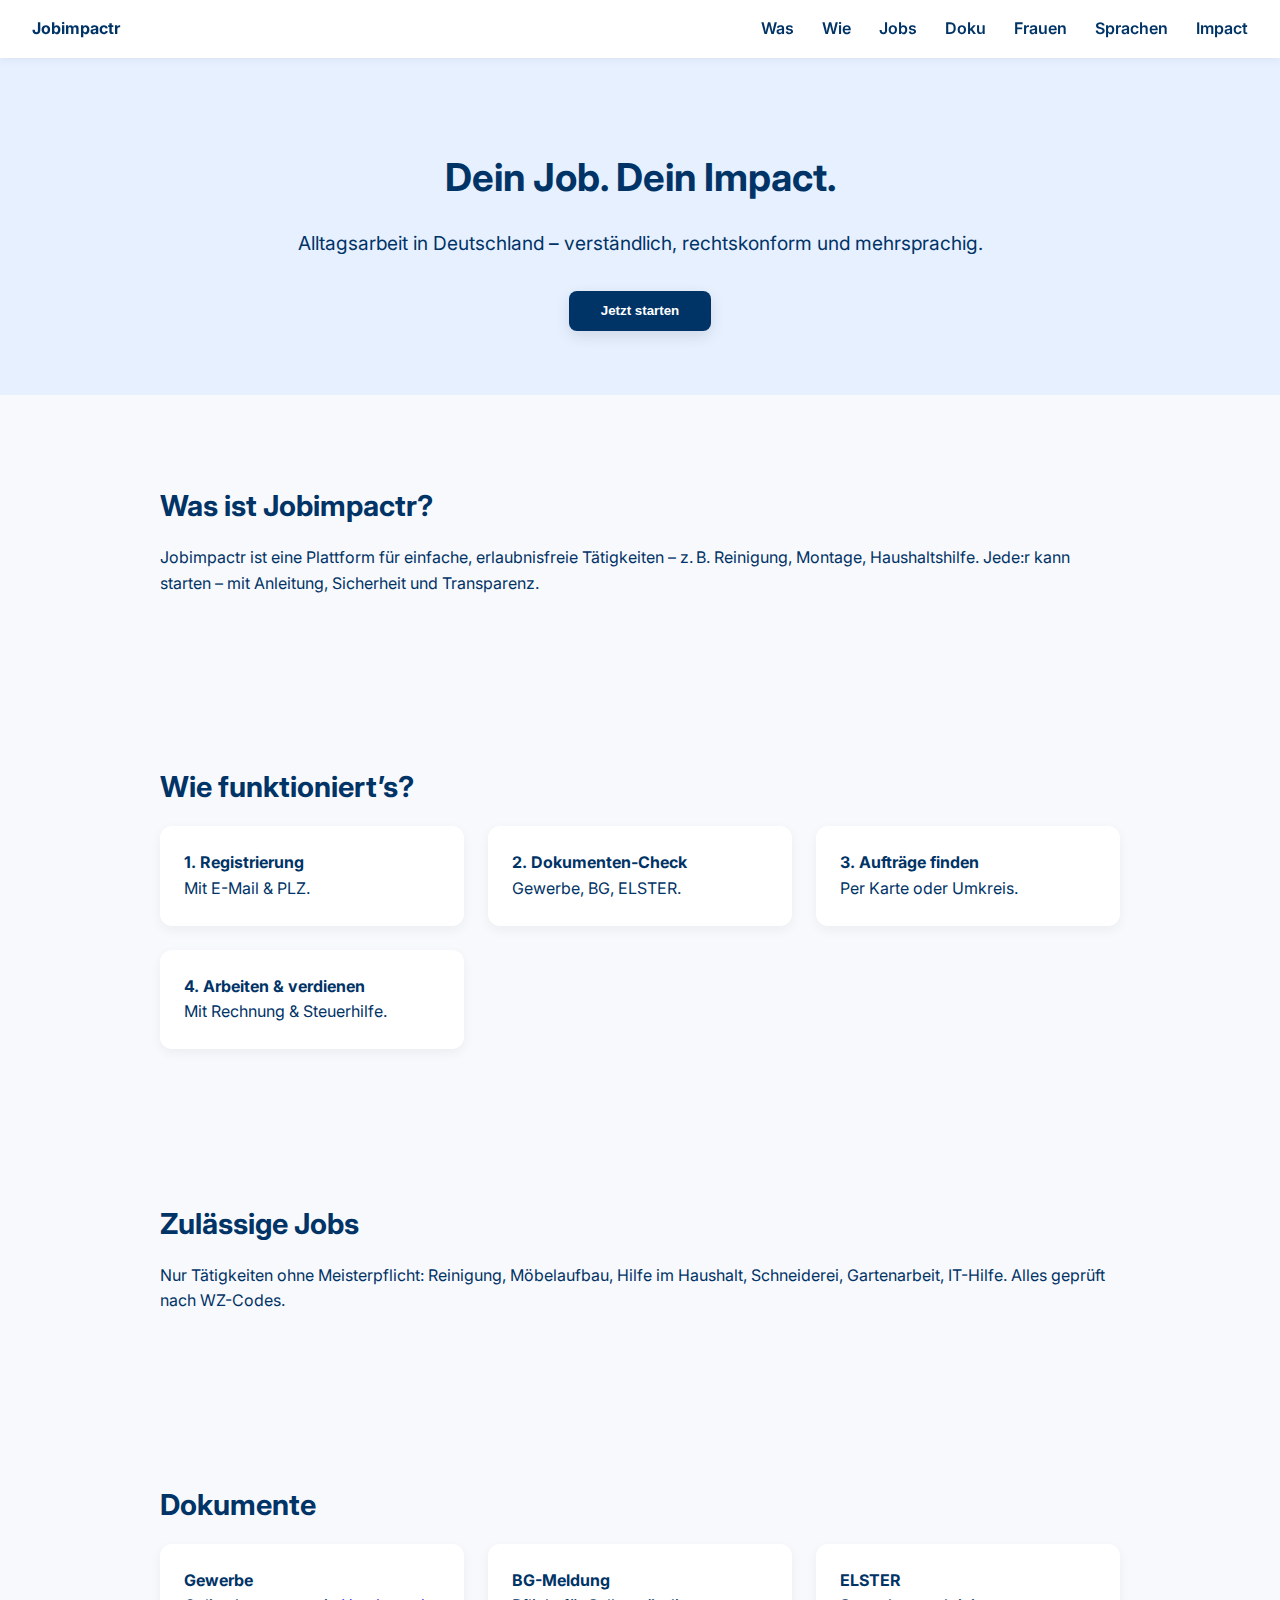
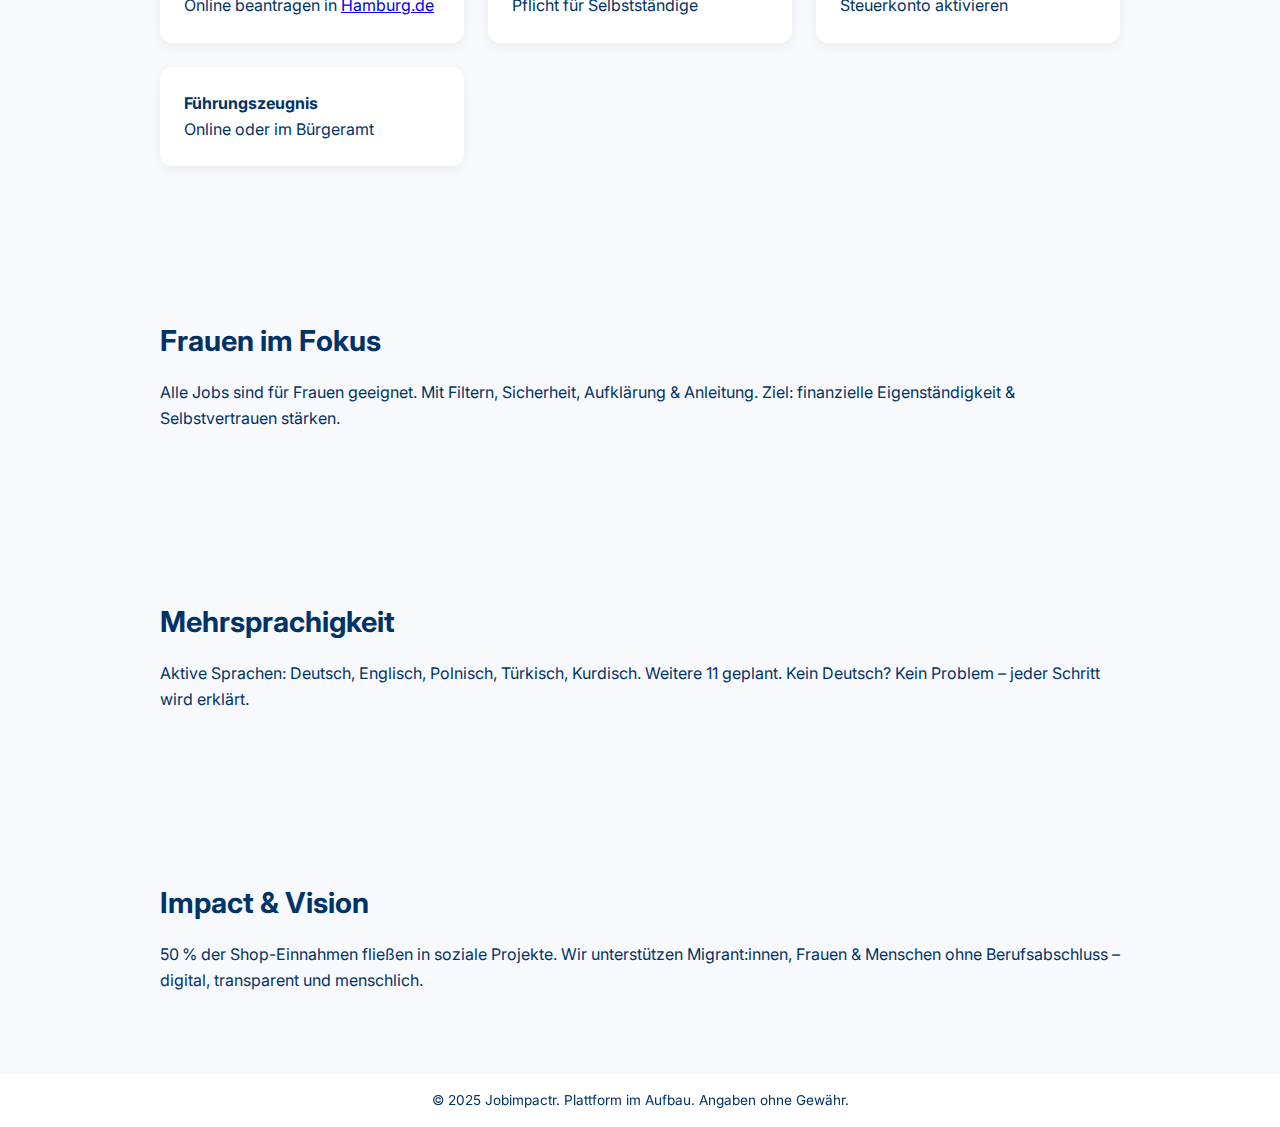
<file: index.html>
<!DOCTYPE html>
<html lang="de">
<head>
  <meta charset="UTF-8" />
  <meta name="viewport" content="width=device-width, initial-scale=1.0" />
  <title>Jobimpactr – Dein Job. Dein Impact.</title>
  <link href="https://fonts.googleapis.com/css2?family=Inter:wght@400;600;800&display=swap" rel="stylesheet">
  <style>
    body {
      font-family: 'Inter', sans-serif;
      margin: 0;
      padding: 0;
      line-height: 1.6;
      background-color: #f8f9fc;
      color: #003366;
    }
    header, footer {
      background-color: #ffffff;
      padding: 1rem 2rem;
      display: flex;
      justify-content: space-between;
      align-items: center;
      box-shadow: 0 2px 8px rgba(0,0,0,0.05);
      position: sticky;
      top: 0;
      z-index: 100;
    }
    nav a {
      margin-left: 1.5rem;
      text-decoration: none;
      color: #003366;
      font-weight: 600;
    }
    .hero {
      background-color: #e6f0ff;
      padding: 4rem 2rem;
      text-align: center;
    }
    .hero h1 {
      font-size: 2.4rem;
      margin-bottom: 1rem;
    }
    .hero p {
      font-size: 1.2rem;
      margin-bottom: 2rem;
    }
    .btn {
      background-color: #003366;
      color: white;
      padding: 0.8rem 2rem;
      border: none;
      border-radius: 0.5rem;
      font-weight: 600;
      box-shadow: 0 5px 15px rgba(0,0,0,0.1);
      cursor: pointer;
    }
    .section {
      padding: 4rem 2rem;
      max-width: 960px;
      margin: 0 auto;
    }
    .section h2 {
      font-size: 1.8rem;
      margin-bottom: 1rem;
    }
    .grid {
      display: grid;
      grid-template-columns: repeat(auto-fit, minmax(260px, 1fr));
      gap: 1.5rem;
    }
    .card {
      background-color: white;
      padding: 1.5rem;
      border-radius: 0.75rem;
      box-shadow: 0 4px 12px rgba(0,0,0,0.05);
    }
    footer {
      justify-content: center;
      font-size: 0.85rem;
    }
  </style>
</head>
<body>

<header>
  <strong>Jobimpactr</strong>
  <nav>
    <a href="#was">Was</a>
    <a href="#wie">Wie</a>
    <a href="#jobs">Jobs</a>
    <a href="#doku">Doku</a>
    <a href="#frauen">Frauen</a>
    <a href="#sprachen">Sprachen</a>
    <a href="#impact">Impact</a>
  </nav>
</header>

<section class="hero">
  <h1>Dein Job. Dein Impact.</h1>
  <p>Alltagsarbeit in Deutschland – verständlich, rechtskonform und mehrsprachig.</p>
  <button class="btn">Jetzt starten</button>
</section>

<section class="section" id="was">
  <h2>Was ist Jobimpactr?</h2>
  <p>Jobimpactr ist eine Plattform für einfache, erlaubnisfreie Tätigkeiten – z. B. Reinigung, Montage, Haushaltshilfe. Jede:r kann starten – mit Anleitung, Sicherheit und Transparenz.</p>
</section>

<section class="section" id="wie">
  <h2>Wie funktioniert’s?</h2>
  <div class="grid">
    <div class="card"><strong>1. Registrierung</strong><br>Mit E-Mail & PLZ.</div>
    <div class="card"><strong>2. Dokumenten-Check</strong><br>Gewerbe, BG, ELSTER.</div>
    <div class="card"><strong>3. Aufträge finden</strong><br>Per Karte oder Umkreis.</div>
    <div class="card"><strong>4. Arbeiten & verdienen</strong><br>Mit Rechnung & Steuerhilfe.</div>
  </div>
</section>

<section class="section" id="jobs">
  <h2>Zulässige Jobs</h2>
  <p>Nur Tätigkeiten ohne Meisterpflicht: Reinigung, Möbelaufbau, Hilfe im Haushalt, Schneiderei, Gartenarbeit, IT-Hilfe. Alles geprüft nach WZ-Codes.</p>
</section>

<section class="section" id="doku">
  <h2>Dokumente</h2>
  <div class="grid">
    <div class="card"><strong>Gewerbe</strong><br>Online beantragen in <a href="https://serviceportal.hamburg.de">Hamburg.de</a></div>
    <div class="card"><strong>BG-Meldung</strong><br>Pflicht für Selbstständige</div>
    <div class="card"><strong>ELSTER</strong><br>Steuerkonto aktivieren</div>
    <div class="card"><strong>Führungszeugnis</strong><br>Online oder im Bürgeramt</div>
  </div>
</section>

<section class="section" id="frauen">
  <h2>Frauen im Fokus</h2>
  <p>Alle Jobs sind für Frauen geeignet. Mit Filtern, Sicherheit, Aufklärung & Anleitung. Ziel: finanzielle Eigenständigkeit & Selbstvertrauen stärken.</p>
</section>

<section class="section" id="sprachen">
  <h2>Mehrsprachigkeit</h2>
  <p>Aktive Sprachen: Deutsch, Englisch, Polnisch, Türkisch, Kurdisch. Weitere 11 geplant. Kein Deutsch? Kein Problem – jeder Schritt wird erklärt.</p>
</section>

<section class="section" id="impact">
  <h2>Impact & Vision</h2>
  <p>50 % der Shop-Einnahmen fließen in soziale Projekte. Wir unterstützen Migrant:innen, Frauen & Menschen ohne Berufsabschluss – digital, transparent und menschlich.</p>
</section>

<footer>
  © 2025 Jobimpactr. Plattform im Aufbau. Angaben ohne Gewähr.
</footer>

</body>
</html>
</file>
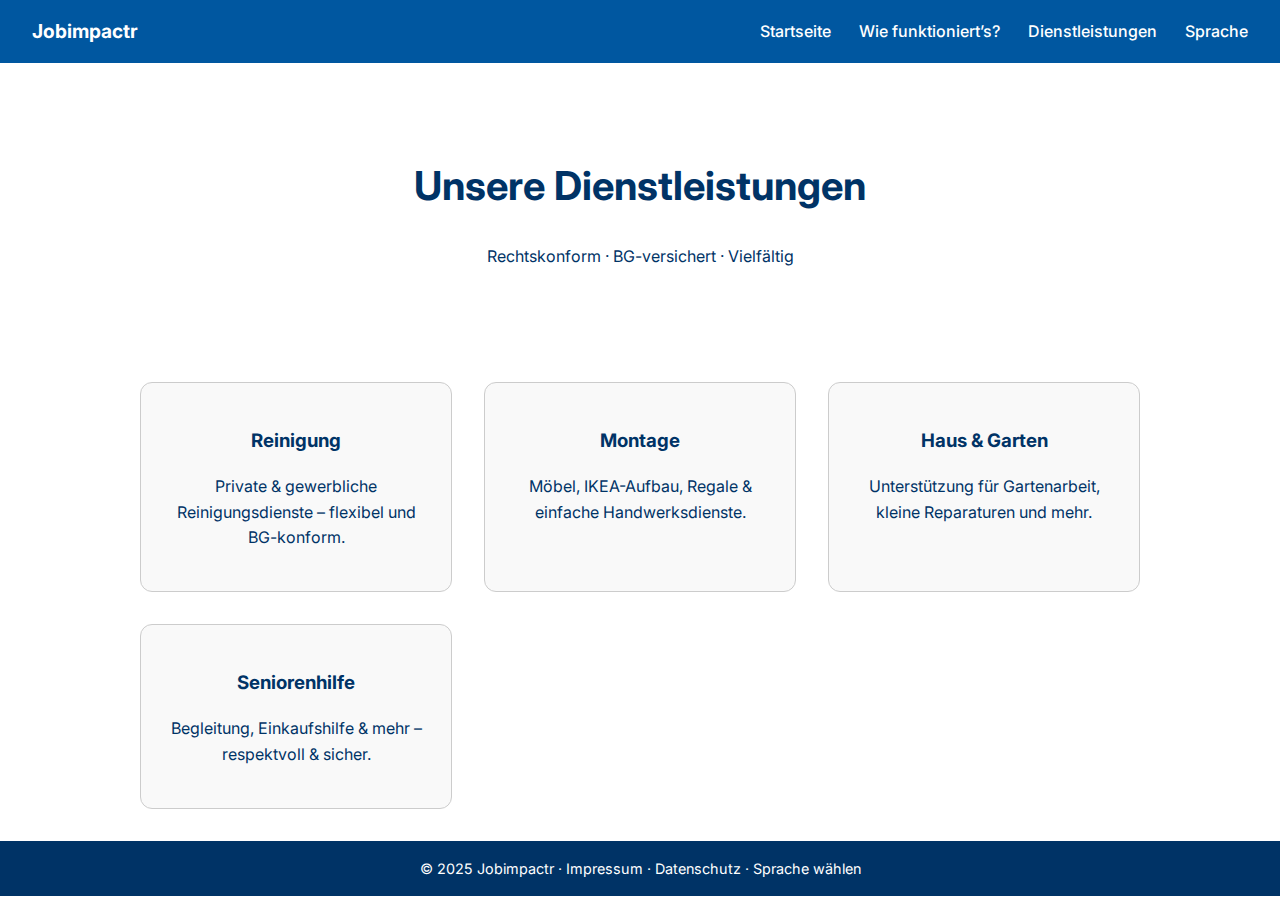
<file: dienstleistungen.html>
<!DOCTYPE html>
<html lang="de">
<head>
  <meta charset="UTF-8" />
  <meta name="viewport" content="width=device-width, initial-scale=1.0" />
  <title>Dienstleistungen – Jobimpactr</title>
  <link href="https://fonts.googleapis.com/css2?family=Inter:wght@400;600&display=swap" rel="stylesheet" />
  <style>
    body {
      margin: 0;
      font-family: 'Inter', sans-serif;
      background-color: #ffffff;
      color: #003366;
      line-height: 1.6;
    }

    header {
      display: flex;
      justify-content: space-between;
      align-items: center;
      padding: 1rem 2rem;
      background-color: #0057A0;
      color: #ffffff;
    }

    nav a {
      color: #ffffff;
      margin-left: 1.5rem;
      text-decoration: none;
      font-weight: 500;
    }

    nav a:hover {
      text-decoration: underline;
    }

    .hero {
      text-align: center;
      padding: 4rem 2rem;
    }

    .hero h1 {
      font-size: 2.5rem;
      color: #003366;
    }

    .service-grid {
      display: grid;
      grid-template-columns: repeat(auto-fit, minmax(250px, 1fr));
      gap: 2rem;
      padding: 2rem;
      max-width: 1000px;
      margin: 0 auto;
    }

    .service-box {
      border: 1px solid #ccc;
      border-radius: 12px;
      padding: 1.5rem;
      text-align: center;
      background-color: #f9f9f9;
      transition: all 0.3s ease;
    }

    .service-box:hover {
      transform: translateY(-5px);
      box-shadow: 0 4px 12px rgba(0,0,0,0.1);
    }

    footer {
      text-align: center;
      padding: 1rem;
      background-color: #003366;
      color: white;
      font-size: 0.9rem;
    }
  </style>
</head>
<body>

  <header>
    <div style="font-size: 1.2rem; font-weight: bold;">Jobimpactr</div>
    <nav>
      <a href="index.html">Startseite</a>
      <a href="wie-funktionierts.html">Wie funktioniert’s?</a>
      <a href="dienstleistungen.html">Dienstleistungen</a>
      <a href="#">Sprache</a>
    </nav>
  </header>

  <section class="hero">
    <h1>Unsere Dienstleistungen</h1>
    <p>Rechtskonform · BG-versichert · Vielfältig</p>
  </section>

  <section class="service-grid">
    <div class="service-box">
      <h3>Reinigung</h3>
      <p>Private & gewerbliche Reinigungsdienste – flexibel und BG-konform.</p>
    </div>
    <div class="service-box">
      <h3>Montage</h3>
      <p>Möbel, IKEA-Aufbau, Regale & einfache Handwerksdienste.</p>
    </div>
    <div class="service-box">
      <h3>Haus & Garten</h3>
      <p>Unterstützung für Gartenarbeit, kleine Reparaturen und mehr.</p>
    </div>
    <div class="service-box">
      <h3>Seniorenhilfe</h3>
      <p>Begleitung, Einkaufshilfe & mehr – respektvoll & sicher.</p>
    </div>
  </section>

  <footer>
    © 2025 Jobimpactr · Impressum · Datenschutz · Sprache wählen
  </footer>

</body>
</html>
</file>
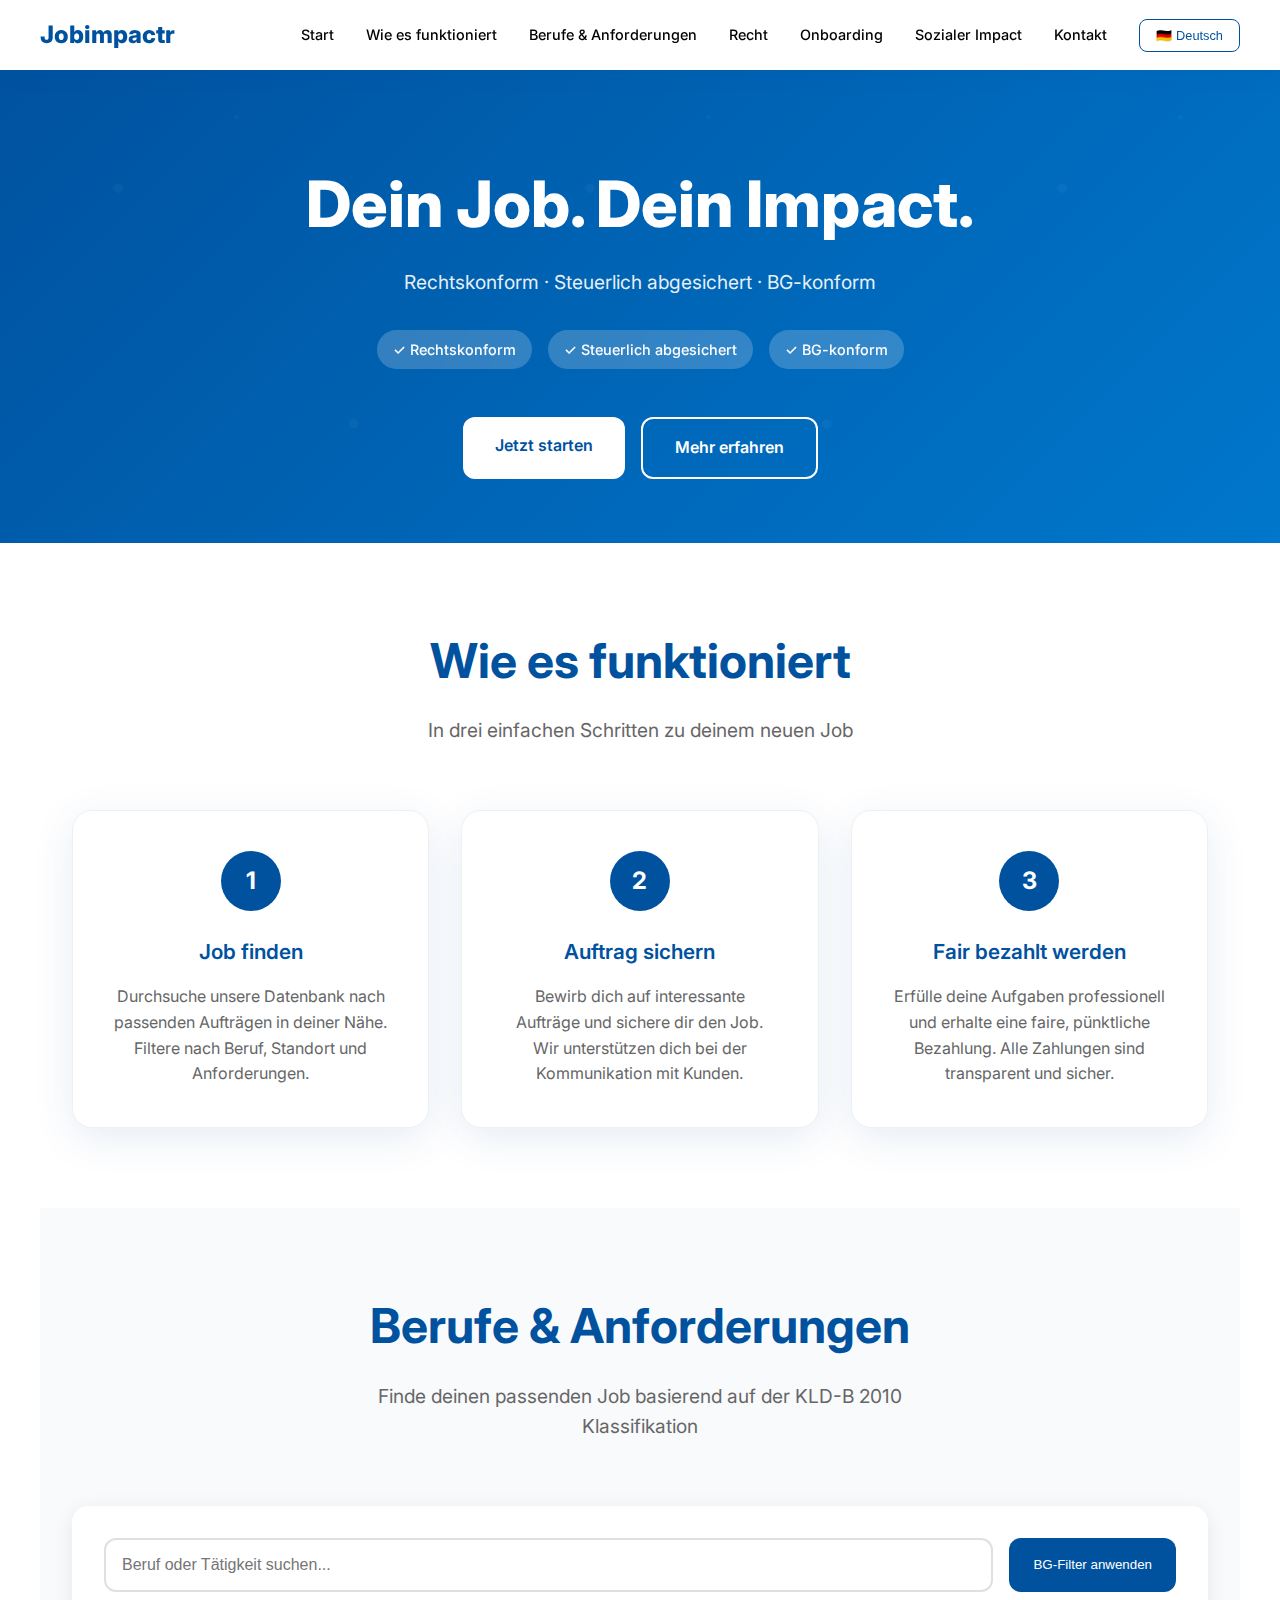
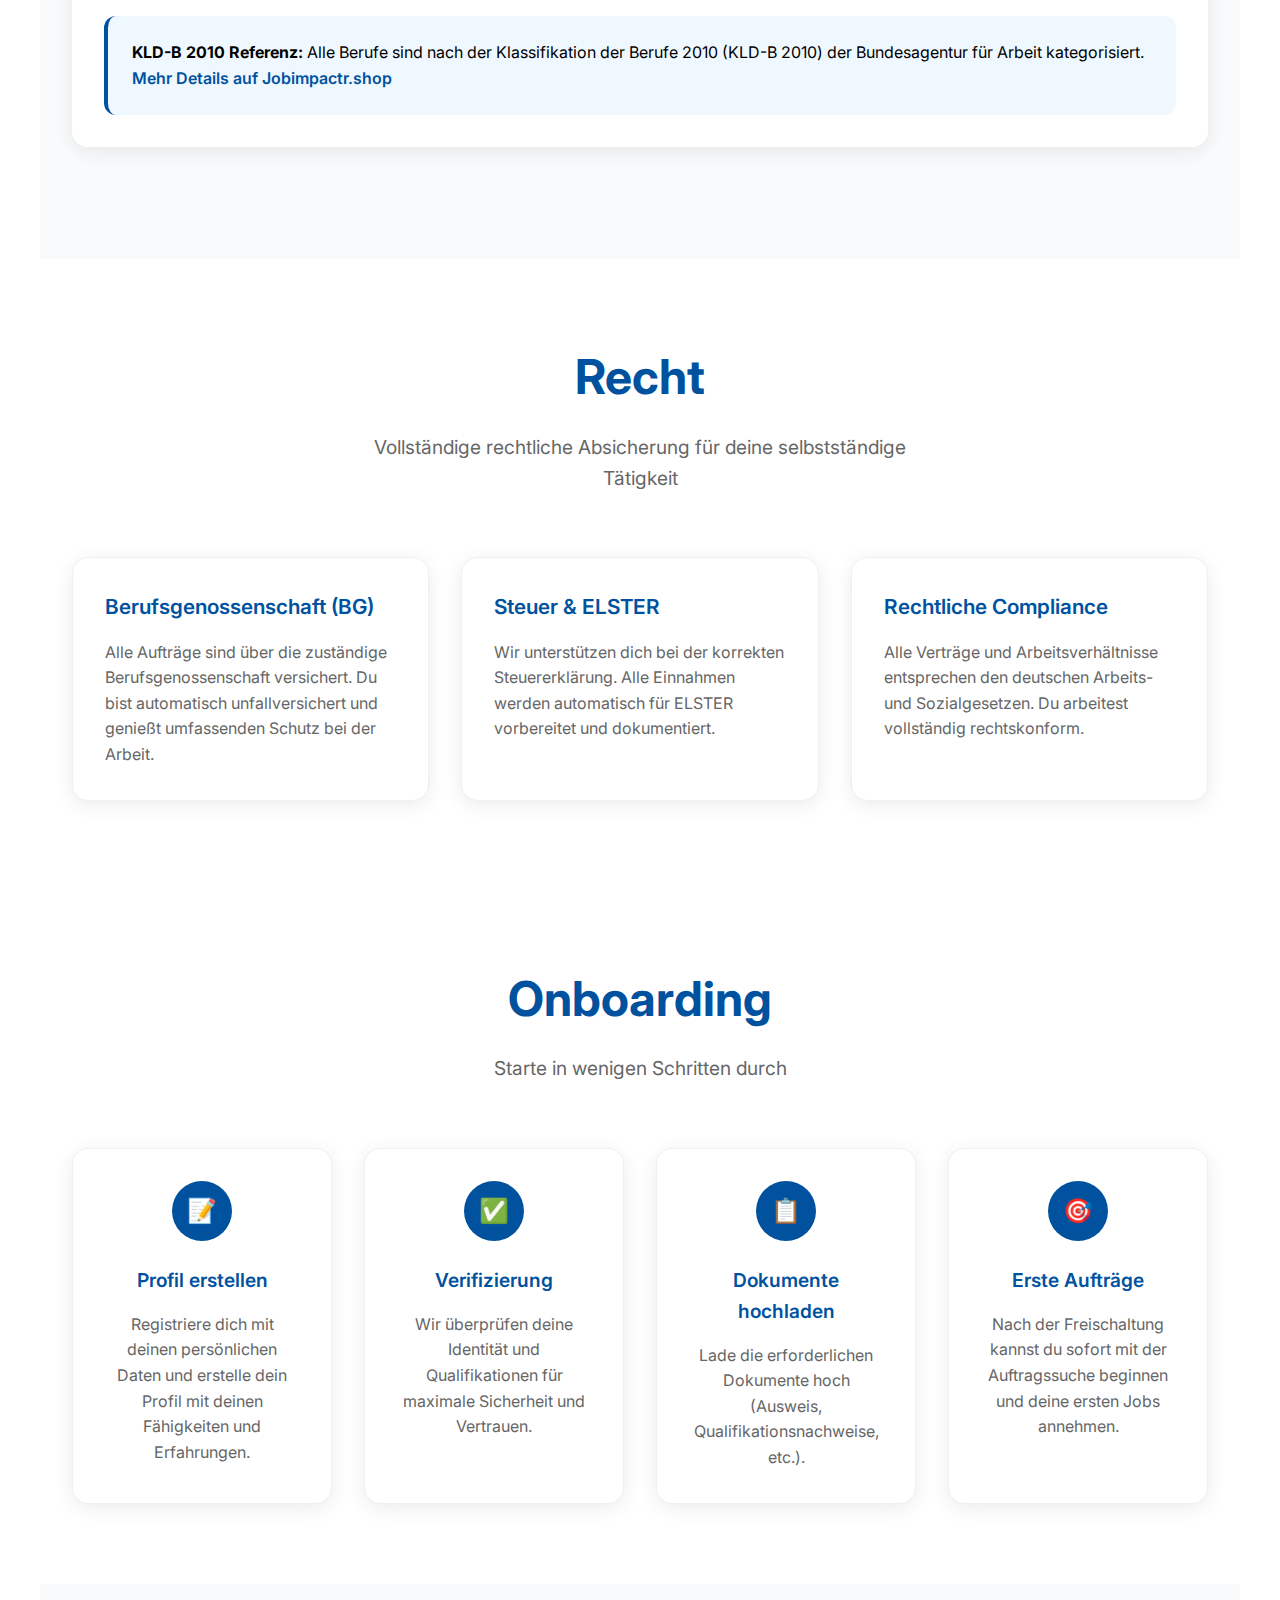
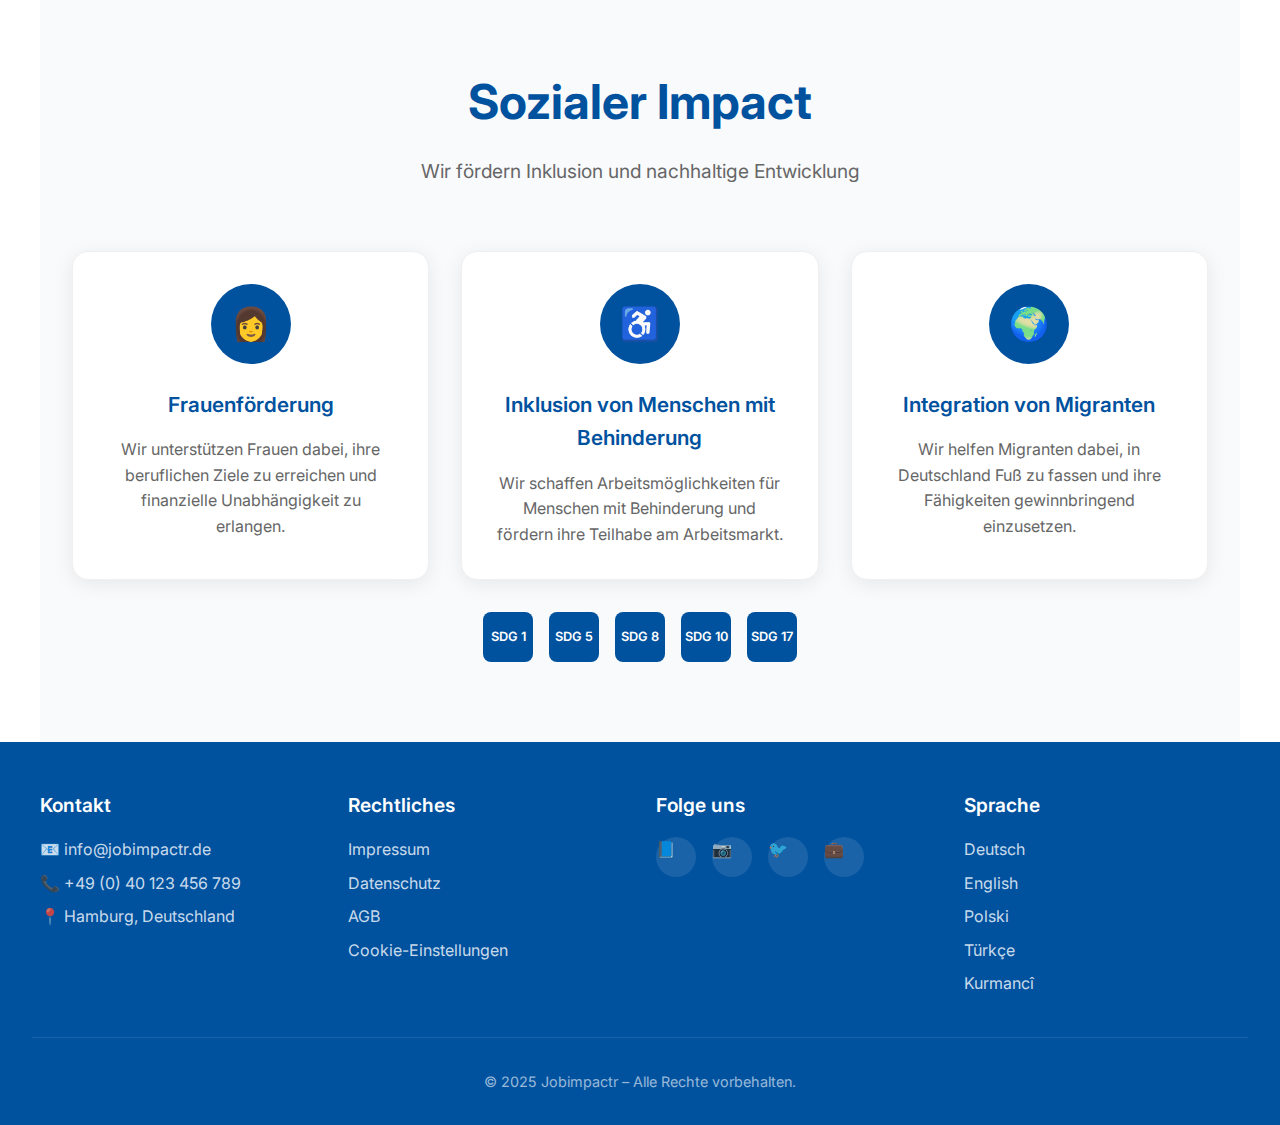
<file: index2.html>
<!DOCTYPE html>
<html lang="de">
<head>
  <meta charset="UTF-8" />
  <meta name="viewport" content="width=device-width, initial-scale=1.0" />
  <title>Jobimpactr – Dein Job. Dein Impact.</title>
  <link href="https://fonts.googleapis.com/css2?family=Inter:wght@300;400;500;600;700;800&display=swap" rel="stylesheet" />
  <style>
    /* Reset and Base Styles */
    * {
      margin: 0;
      padding: 0;
      box-sizing: border-box;
    }

    body {
      font-family: "Inter", -apple-system, BlinkMacSystemFont, "Segoe UI", Roboto, sans-serif;
      background-color: #FFFFFF;
      color: #000000;
      line-height: 1.6;
      overflow-x: hidden;
    }

    /* Header & Navigation */
    header {
      background-color: #FFFFFF;
      box-shadow: 0 2px 20px rgba(0, 82, 159, 0.1);
      position: sticky;
      top: 0;
      z-index: 1000;
      padding: 1rem 2rem;
    }

    .header-container {
      max-width: 1200px;
      margin: 0 auto;
      display: flex;
      justify-content: space-between;
      align-items: center;
    }

    .logo {
      font-size: 1.5rem;
      font-weight: 800;
      color: #00529F;
      text-decoration: none;
    }

    .nav-desktop {
      display: flex;
      align-items: center;
      gap: 2rem;
    }

    .nav-menu {
      display: flex;
      gap: 2rem;
      list-style: none;
    }

    .nav-menu a {
      text-decoration: none;
      color: #000000;
      font-weight: 500;
      font-size: 0.9rem;
      transition: color 0.3s ease;
    }

    .nav-menu a:hover {
      color: #00529F;
    }

    .language-selector {
      position: relative;
      display: inline-block;
    }

    .language-btn {
      background: none;
      border: 1px solid #00529F;
      color: #00529F;
      padding: 0.5rem 1rem;
      border-radius: 8px;
      cursor: pointer;
      font-size: 0.8rem;
      font-weight: 500;
    }

    .language-dropdown {
      position: absolute;
      top: 100%;
      right: 0;
      background: white;
      border: 1px solid #e0e0e0;
      border-radius: 8px;
      box-shadow: 0 4px 20px rgba(0,0,0,0.15);
      min-width: 200px;
      display: none;
      z-index: 1001;
    }

    .language-dropdown.show {
      display: block;
    }

    .language-item {
      padding: 0.75rem 1rem;
      cursor: pointer;
      border-bottom: 1px solid #f0f0f0;
      font-size: 0.85rem;
    }

    .language-item:last-child {
      border-bottom: none;
    }

    .language-item.active {
      color: #00529F;
      font-weight: 600;
    }

    .language-item.inactive {
      color: #999;
      cursor: not-allowed;
    }

    .language-item.inactive:hover {
      background-color: #f8f8f8;
    }

    .mobile-menu-btn {
      display: none;
      background: none;
      border: none;
      font-size: 1.5rem;
      cursor: pointer;
      color: #00529F;
    }

    /* Hero Section */
    .hero {
      background: linear-gradient(135deg, #00529F 0%, #0077CC 100%);
      color: white;
      text-align: center;
      padding: 6rem 2rem 4rem;
      position: relative;
      overflow: hidden;
    }

    .hero::before {
      content: '';
      position: absolute;
      top: 0;
      left: 0;
      right: 0;
      bottom: 0;
      background: url('data:image/svg+xml,<svg xmlns="http://www.w3.org/2000/svg" viewBox="0 0 100 100"><defs><pattern id="grain" width="100" height="100" patternUnits="userSpaceOnUse"><circle cx="25" cy="25" r="1" fill="white" opacity="0.1"/><circle cx="75" cy="75" r="1" fill="white" opacity="0.1"/><circle cx="50" cy="10" r="0.5" fill="white" opacity="0.1"/></pattern></defs><rect width="100" height="100" fill="url(%23grain)"/></svg>');
      opacity: 0.3;
    }

    .hero-content {
      position: relative;
      z-index: 2;
      max-width: 800px;
      margin: 0 auto;
    }

    .hero h1 {
      font-size: clamp(2.5rem, 5vw, 4rem);
      font-weight: 800;
      margin-bottom: 1.5rem;
      line-height: 1.2;
    }

    .hero-subtitle {
      font-size: 1.2rem;
      margin-bottom: 2rem;
      opacity: 0.9;
      font-weight: 400;
    }

    .hero-badges {
      display: flex;
      justify-content: center;
      gap: 1rem;
      margin-bottom: 3rem;
      flex-wrap: wrap;
    }

    .badge {
      background: rgba(255, 255, 255, 0.2);
      padding: 0.5rem 1rem;
      border-radius: 20px;
      font-size: 0.9rem;
      font-weight: 500;
      backdrop-filter: blur(10px);
    }

    .hero-buttons {
      display: flex;
      gap: 1rem;
      justify-content: center;
      flex-wrap: wrap;
    }

    .btn-primary {
      background-color: #FFFFFF;
      color: #00529F;
      border: none;
      padding: 1rem 2rem;
      border-radius: 12px;
      font-weight: 600;
      font-size: 1rem;
      cursor: pointer;
      transition: all 0.3s ease;
      text-decoration: none;
      display: inline-block;
    }

    .btn-primary:hover {
      transform: translateY(-2px);
      box-shadow: 0 8px 25px rgba(255, 255, 255, 0.3);
    }

    .btn-secondary {
      background-color: transparent;
      color: #FFFFFF;
      border: 2px solid #FFFFFF;
      padding: 1rem 2rem;
      border-radius: 12px;
      font-weight: 600;
      font-size: 1rem;
      cursor: pointer;
      transition: all 0.3s ease;
      text-decoration: none;
      display: inline-block;
    }

    .btn-secondary:hover {
      background-color: #FFFFFF;
      color: #00529F;
      transform: translateY(-2px);
    }

    /* Section Styles */
    .section {
      padding: 5rem 2rem;
      max-width: 1200px;
      margin: 0 auto;
    }

    .section-title {
      text-align: center;
      font-size: clamp(2rem, 4vw, 3rem);
      font-weight: 700;
      color: #00529F;
      margin-bottom: 1rem;
    }

    .section-subtitle {
      text-align: center;
      font-size: 1.2rem;
      color: #666;
      margin-bottom: 4rem;
      max-width: 600px;
      margin-left: auto;
      margin-right: auto;
    }

    /* Wie es funktioniert Section */
    .steps {
      display: grid;
      grid-template-columns: repeat(auto-fit, minmax(300px, 1fr));
      gap: 2rem;
      margin-top: 3rem;
    }

    .step {
      background: #FFFFFF;
      padding: 2.5rem;
      border-radius: 20px;
      box-shadow: 0 10px 40px rgba(0, 82, 159, 0.1);
      text-align: center;
      transition: transform 0.3s ease;
      border: 1px solid #f0f0f0;
    }

    .step:hover {
      transform: translateY(-5px);
    }

    .step-number {
      background: #00529F;
      color: white;
      width: 60px;
      height: 60px;
      border-radius: 50%;
      display: flex;
      align-items: center;
      justify-content: center;
      font-size: 1.5rem;
      font-weight: 700;
      margin: 0 auto 1.5rem;
    }

    .step h3 {
      font-size: 1.3rem;
      color: #00529F;
      margin-bottom: 1rem;
      font-weight: 600;
    }

    .step p {
      color: #666;
      line-height: 1.6;
    }

    /* Berufe & Anforderungen Section */
    .search-section {
      background: #f8fafc;
    }

    .search-container {
      background: white;
      padding: 2rem;
      border-radius: 16px;
      box-shadow: 0 4px 20px rgba(0,0,0,0.08);
      margin-bottom: 2rem;
    }

    .search-bar {
      display: flex;
      gap: 1rem;
      margin-bottom: 1.5rem;
      flex-wrap: wrap;
    }

    .search-input {
      flex: 1;
      min-width: 250px;
      padding: 1rem;
      border: 2px solid #e0e0e0;
      border-radius: 12px;
      font-size: 1rem;
      transition: border-color 0.3s ease;
    }

    .search-input:focus {
      outline: none;
      border-color: #00529F;
    }

    .bg-filter {
      padding: 1rem 1.5rem;
      background: #00529F;
      color: white;
      border: none;
      border-radius: 12px;
      cursor: pointer;
      font-weight: 500;
      transition: background-color 0.3s ease;
    }

    .bg-filter:hover {
      background: #003d7a;
    }

    .kldb-info {
      background: #f0f8ff;
      padding: 1.5rem;
      border-radius: 12px;
      border-left: 4px solid #00529F;
      margin-top: 1.5rem;
    }

    .kldb-info a {
      color: #00529F;
      text-decoration: none;
      font-weight: 600;
    }

    .kldb-info a:hover {
      text-decoration: underline;
    }

    /* Recht Section */
    .recht-grid {
      display: grid;
      grid-template-columns: repeat(auto-fit, minmax(300px, 1fr));
      gap: 2rem;
      margin-top: 3rem;
    }

    .recht-card {
      background: white;
      padding: 2rem;
      border-radius: 16px;
      box-shadow: 0 4px 20px rgba(0,0,0,0.08);
      border: 1px solid #f0f0f0;
    }

    .recht-card h3 {
      color: #00529F;
      font-size: 1.3rem;
      margin-bottom: 1rem;
      font-weight: 600;
    }

    .recht-card p {
      color: #666;
      line-height: 1.6;
    }

    /* Onboarding Section */
    .onboarding-steps {
      display: grid;
      grid-template-columns: repeat(auto-fit, minmax(250px, 1fr));
      gap: 2rem;
      margin-top: 3rem;
    }

    .onboarding-step {
      background: white;
      padding: 2rem;
      border-radius: 16px;
      box-shadow: 0 4px 20px rgba(0,0,0,0.08);
      text-align: center;
      border: 1px solid #f0f0f0;
    }

    .onboarding-icon {
      width: 60px;
      height: 60px;
      background: #00529F;
      border-radius: 50%;
      display: flex;
      align-items: center;
      justify-content: center;
      margin: 0 auto 1.5rem;
      color: white;
      font-size: 1.5rem;
    }

    .onboarding-step h3 {
      color: #00529F;
      font-size: 1.2rem;
      margin-bottom: 1rem;
      font-weight: 600;
    }

    .onboarding-step p {
      color: #666;
      line-height: 1.6;
    }

    /* Sozialer Impact Section */
    .impact-section {
      background: #f8fafc;
    }

    .impact-grid {
      display: grid;
      grid-template-columns: repeat(auto-fit, minmax(300px, 1fr));
      gap: 2rem;
      margin-top: 3rem;
    }

    .impact-card {
      background: white;
      padding: 2rem;
      border-radius: 16px;
      box-shadow: 0 4px 20px rgba(0,0,0,0.08);
      text-align: center;
      border: 1px solid #f0f0f0;
    }

    .impact-icon {
      width: 80px;
      height: 80px;
      background: #00529F;
      border-radius: 50%;
      display: flex;
      align-items: center;
      justify-content: center;
      margin: 0 auto 1.5rem;
      color: white;
      font-size: 2rem;
    }

    .impact-card h3 {
      color: #00529F;
      font-size: 1.3rem;
      margin-bottom: 1rem;
      font-weight: 600;
    }

    .impact-card p {
      color: #666;
      line-height: 1.6;
    }

    .sdg-icons {
      display: flex;
      justify-content: center;
      gap: 1rem;
      margin-top: 2rem;
      flex-wrap: wrap;
    }

    .sdg-icon {
      width: 50px;
      height: 50px;
      background: #00529F;
      border-radius: 8px;
      display: flex;
      align-items: center;
      justify-content: center;
      color: white;
      font-size: 0.8rem;
      font-weight: 600;
    }

    /* Footer */
    footer {
      background: #00529F;
      color: white;
      padding: 3rem 2rem 2rem;
    }

    .footer-content {
      max-width: 1200px;
      margin: 0 auto;
      display: grid;
      grid-template-columns: repeat(auto-fit, minmax(250px, 1fr));
      gap: 2rem;
      margin-bottom: 2rem;
    }

    .footer-section h3 {
      font-size: 1.2rem;
      margin-bottom: 1rem;
      font-weight: 600;
    }

    .footer-section p, .footer-section a {
      color: rgba(255, 255, 255, 0.8);
      text-decoration: none;
      line-height: 1.6;
      margin-bottom: 0.5rem;
      display: block;
    }

    .footer-section a:hover {
      color: white;
    }

    .social-icons {
      display: flex;
      gap: 1rem;
      margin-top: 1rem;
    }

    .social-icon {
      width: 40px;
      height: 40px;
      background: rgba(255, 255, 255, 0.1);
      border-radius: 50%;
      display: flex;
      align-items: center;
      justify-content: center;
      transition: background-color 0.3s ease;
    }

    .social-icon:hover {
      background: rgba(255, 255, 255, 0.2);
    }

    .footer-bottom {
      text-align: center;
      padding-top: 2rem;
      border-top: 1px solid rgba(255, 255, 255, 0.1);
      color: rgba(255, 255, 255, 0.6);
      font-size: 0.9rem;
    }

    /* Responsive Design */
    @media (max-width: 768px) {
      .nav-desktop {
        display: none;
      }

      .mobile-menu-btn {
        display: block;
      }

      .hero {
        padding: 4rem 1rem 3rem;
      }

      .hero-buttons {
        flex-direction: column;
        align-items: center;
      }

      .btn-primary, .btn-secondary {
        width: 100%;
        max-width: 300px;
        text-align: center;
      }

      .section {
        padding: 3rem 1rem;
      }

      .search-bar {
        flex-direction: column;
      }

      .search-input {
        min-width: auto;
      }

      .steps, .recht-grid, .onboarding-steps, .impact-grid {
        grid-template-columns: 1fr;
      }

      .footer-content {
        grid-template-columns: 1fr;
        text-align: center;
      }
    }

    @media (max-width: 480px) {
      header {
        padding: 1rem;
      }

      .hero h1 {
        font-size: 2rem;
      }

      .hero-subtitle {
        font-size: 1rem;
      }

      .section-title {
        font-size: 1.8rem;
      }
    }

    /* Smooth scrolling */
    html {
      scroll-behavior: smooth;
    }

    /* Focus styles for accessibility */
    button:focus, a:focus, input:focus {
      outline: 2px solid #00529F;
      outline-offset: 2px;
    }
  </style>
</head>
<body>
  <!-- Header & Navigation -->
  <header>
    <div class="header-container">
      <a href="#" class="logo">Jobimpactr</a>
      
      <nav class="nav-desktop">
        <ul class="nav-menu">
          <li><a href="#hero">Start</a></li>
          <li><a href="#wie-funktioniert">Wie es funktioniert</a></li>
          <li><a href="#berufe">Berufe & Anforderungen</a></li>
          <li><a href="#recht">Recht</a></li>
          <li><a href="#onboarding">Onboarding</a></li>
          <li><a href="#impact">Sozialer Impact</a></li>
          <li><a href="#kontakt">Kontakt</a></li>
        </ul>
        
        <div class="language-selector">
          <button class="language-btn" onclick="toggleLanguageDropdown()">
            🇩🇪 Deutsch
          </button>
          <div class="language-dropdown" id="languageDropdown">
            <div class="language-item active">🇩🇪 Deutsch</div>
            <div class="language-item">🇬🇧 English</div>
            <div class="language-item">🇵🇱 Polski</div>
            <div class="language-item">🇹🇷 Türkçe</div>
            <div class="language-item">🇹🇷 Kurmancî</div>
            <div class="language-item inactive" title="Bald verfügbar">🇫🇷 Français</div>
            <div class="language-item inactive" title="Bald verfügbar">🇪🇸 Español</div>
            <div class="language-item inactive" title="Bald verfügbar">🇮🇹 Italiano</div>
            <div class="language-item inactive" title="Bald verfügbar">🇷🇺 Русский</div>
            <div class="language-item inactive" title="Bald verfügbar">🇦🇷 العربية</div>
            <div class="language-item inactive" title="Bald verfügbar">🇨🇳 中文</div>
            <div class="language-item inactive" title="Bald verfügbar">🇯🇵 日本語</div>
            <div class="language-item inactive" title="Bald verfügbar">🇰🇷 한국어</div>
            <div class="language-item inactive" title="Bald verfügbar">🇻🇳 Tiếng Việt</div>
            <div class="language-item inactive" title="Bald verfügbar">🇹🇭 ไทย</div>
          </div>
        </div>
      </nav>
      
      <button class="mobile-menu-btn" onclick="toggleMobileMenu()">☰</button>
    </div>
  </header>

  <!-- Hero Section -->
  <section id="hero" class="hero">
    <div class="hero-content">
      <h1>Dein Job. Dein Impact.</h1>
      <p class="hero-subtitle">Rechtskonform · Steuerlich abgesichert · BG-konform</p>
      
      <div class="hero-badges">
        <span class="badge">✓ Rechtskonform</span>
        <span class="badge">✓ Steuerlich abgesichert</span>
        <span class="badge">✓ BG-konform</span>
      </div>
      
      <div class="hero-buttons">
        <a href="#onboarding" class="btn-primary">Jetzt starten</a>
        <a href="#wie-funktioniert" class="btn-secondary">Mehr erfahren</a>
      </div>
    </div>
  </section>

  <!-- Wie es funktioniert Section -->
  <section id="wie-funktioniert" class="section">
    <h2 class="section-title">Wie es funktioniert</h2>
    <p class="section-subtitle">In drei einfachen Schritten zu deinem neuen Job</p>
    
    <div class="steps">
      <div class="step">
        <div class="step-number">1</div>
        <h3>Job finden</h3>
        <p>Durchsuche unsere Datenbank nach passenden Aufträgen in deiner Nähe. Filtere nach Beruf, Standort und Anforderungen.</p>
      </div>
      
      <div class="step">
        <div class="step-number">2</div>
        <h3>Auftrag sichern</h3>
        <p>Bewirb dich auf interessante Aufträge und sichere dir den Job. Wir unterstützen dich bei der Kommunikation mit Kunden.</p>
      </div>
      
      <div class="step">
        <div class="step-number">3</div>
        <h3>Fair bezahlt werden</h3>
        <p>Erfülle deine Aufgaben professionell und erhalte eine faire, pünktliche Bezahlung. Alle Zahlungen sind transparent und sicher.</p>
      </div>
    </div>
  </section>

  <!-- Berufe & Anforderungen Section -->
  <section id="berufe" class="section search-section">
    <h2 class="section-title">Berufe & Anforderungen</h2>
    <p class="section-subtitle">Finde deinen passenden Job basierend auf der KLD-B 2010 Klassifikation</p>
    
    <div class="search-container">
      <div class="search-bar">
        <input type="text" class="search-input" placeholder="Beruf oder Tätigkeit suchen..." />
        <button class="bg-filter">BG-Filter anwenden</button>
      </div>
      
      <div class="kldb-info">
        <p><strong>KLD-B 2010 Referenz:</strong> Alle Berufe sind nach der Klassifikation der Berufe 2010 (KLD-B 2010) der Bundesagentur für Arbeit kategorisiert. <a href="https://jobimpactr.shop" target="_blank">Mehr Details auf Jobimpactr.shop</a></p>
      </div>
    </div>
  </section>

  <!-- Recht Section -->
  <section id="recht" class="section">
    <h2 class="section-title">Recht</h2>
    <p class="section-subtitle">Vollständige rechtliche Absicherung für deine selbstständige Tätigkeit</p>
    
    <div class="recht-grid">
      <div class="recht-card">
        <h3>Berufsgenossenschaft (BG)</h3>
        <p>Alle Aufträge sind über die zuständige Berufsgenossenschaft versichert. Du bist automatisch unfallversichert und genießt umfassenden Schutz bei der Arbeit.</p>
      </div>
      
      <div class="recht-card">
        <h3>Steuer & ELSTER</h3>
        <p>Wir unterstützen dich bei der korrekten Steuererklärung. Alle Einnahmen werden automatisch für ELSTER vorbereitet und dokumentiert.</p>
      </div>
      
      <div class="recht-card">
        <h3>Rechtliche Compliance</h3>
        <p>Alle Verträge und Arbeitsverhältnisse entsprechen den deutschen Arbeits- und Sozialgesetzen. Du arbeitest vollständig rechtskonform.</p>
      </div>
    </div>
  </section>

  <!-- Onboarding Section -->
  <section id="onboarding" class="section">
    <h2 class="section-title">Onboarding</h2>
    <p class="section-subtitle">Starte in wenigen Schritten durch</p>
    
    <div class="onboarding-steps">
      <div class="onboarding-step">
        <div class="onboarding-icon">📝</div>
        <h3>Profil erstellen</h3>
        <p>Registriere dich mit deinen persönlichen Daten und erstelle dein Profil mit deinen Fähigkeiten und Erfahrungen.</p>
      </div>
      
      <div class="onboarding-step">
        <div class="onboarding-icon">✅</div>
        <h3>Verifizierung</h3>
        <p>Wir überprüfen deine Identität und Qualifikationen für maximale Sicherheit und Vertrauen.</p>
      </div>
      
      <div class="onboarding-step">
        <div class="onboarding-icon">📋</div>
        <h3>Dokumente hochladen</h3>
        <p>Lade die erforderlichen Dokumente hoch (Ausweis, Qualifikationsnachweise, etc.).</p>
      </div>
      
      <div class="onboarding-step">
        <div class="onboarding-icon">🎯</div>
        <h3>Erste Aufträge</h3>
        <p>Nach der Freischaltung kannst du sofort mit der Auftragssuche beginnen und deine ersten Jobs annehmen.</p>
      </div>
    </div>
  </section>

  <!-- Sozialer Impact Section -->
  <section id="impact" class="section impact-section">
    <h2 class="section-title">Sozialer Impact</h2>
    <p class="section-subtitle">Wir fördern Inklusion und nachhaltige Entwicklung</p>
    
    <div class="impact-grid">
      <div class="impact-card">
        <div class="impact-icon">👩</div>
        <h3>Frauenförderung</h3>
        <p>Wir unterstützen Frauen dabei, ihre beruflichen Ziele zu erreichen und finanzielle Unabhängigkeit zu erlangen.</p>
      </div>
      
      <div class="impact-card">
        <div class="impact-icon">♿</div>
        <h3>Inklusion von Menschen mit Behinderung</h3>
        <p>Wir schaffen Arbeitsmöglichkeiten für Menschen mit Behinderung und fördern ihre Teilhabe am Arbeitsmarkt.</p>
      </div>
      
      <div class="impact-card">
        <div class="impact-icon">🌍</div>
        <h3>Integration von Migranten</h3>
        <p>Wir helfen Migranten dabei, in Deutschland Fuß zu fassen und ihre Fähigkeiten gewinnbringend einzusetzen.</p>
      </div>
    </div>
    
    <div class="sdg-icons">
      <div class="sdg-icon">SDG 1</div>
      <div class="sdg-icon">SDG 5</div>
      <div class="sdg-icon">SDG 8</div>
      <div class="sdg-icon">SDG 10</div>
      <div class="sdg-icon">SDG 17</div>
    </div>
  </section>

  <!-- Footer -->
  <footer id="kontakt">
    <div class="footer-content">
      <div class="footer-section">
        <h3>Kontakt</h3>
        <p>📧 info@jobimpactr.de</p>
        <p>📞 +49 (0) 40 123 456 789</p>
        <p>📍 Hamburg, Deutschland</p>
      </div>
      
      <div class="footer-section">
        <h3>Rechtliches</h3>
        <a href="#">Impressum</a>
        <a href="#">Datenschutz</a>
        <a href="#">AGB</a>
        <a href="#">Cookie-Einstellungen</a>
      </div>
      
      <div class="footer-section">
        <h3>Folge uns</h3>
        <div class="social-icons">
          <a href="#" class="social-icon">📘</a>
          <a href="#" class="social-icon">📷</a>
          <a href="#" class="social-icon">🐦</a>
          <a href="#" class="social-icon">💼</a>
        </div>
      </div>
      
      <div class="footer-section">
        <h3>Sprache</h3>
        <a href="#">Deutsch</a>
        <a href="#">English</a>
        <a href="#">Polski</a>
        <a href="#">Türkçe</a>
        <a href="#">Kurmancî</a>
      </div>
    </div>
    
    <div class="footer-bottom">
      <p>© 2025 Jobimpactr – Alle Rechte vorbehalten.</p>
    </div>
  </footer>

  <script>
    // Language dropdown functionality
    function toggleLanguageDropdown() {
      const dropdown = document.getElementById('languageDropdown');
      dropdown.classList.toggle('show');
    }

    // Close dropdown when clicking outside
    window.onclick = function(event) {
      if (!event.target.matches('.language-btn')) {
        const dropdowns = document.getElementsByClassName('language-dropdown');
        for (let dropdown of dropdowns) {
          if (dropdown.classList.contains('show')) {
            dropdown.classList.remove('show');
          }
        }
      }
    }

    // Mobile menu functionality (placeholder)
    function toggleMobileMenu() {
      // Mobile menu implementation would go here
      alert('Mobile Menu - Coming Soon');
    }

    // Smooth scrolling for navigation links
    document.querySelectorAll('a[href^="#"]').forEach(anchor => {
      anchor.addEventListener('click', function (e) {
        e.preventDefault();
        const target = document.querySelector(this.getAttribute('href'));
        if (target) {
          target.scrollIntoView({
            behavior: 'smooth',
            block: 'start'
          });
        }
      });
    });

    // Add scroll effect to header
    window.addEventListener('scroll', function() {
      const header = document.querySelector('header');
      if (window.scrollY > 100) {
        header.style.boxShadow = '0 2px 20px rgba(0, 82, 159, 0.15)';
      } else {
        header.style.boxShadow = '0 2px 20px rgba(0, 82, 159, 0.1)';
      }
    });
  </script>
</body>
</html>
</file>
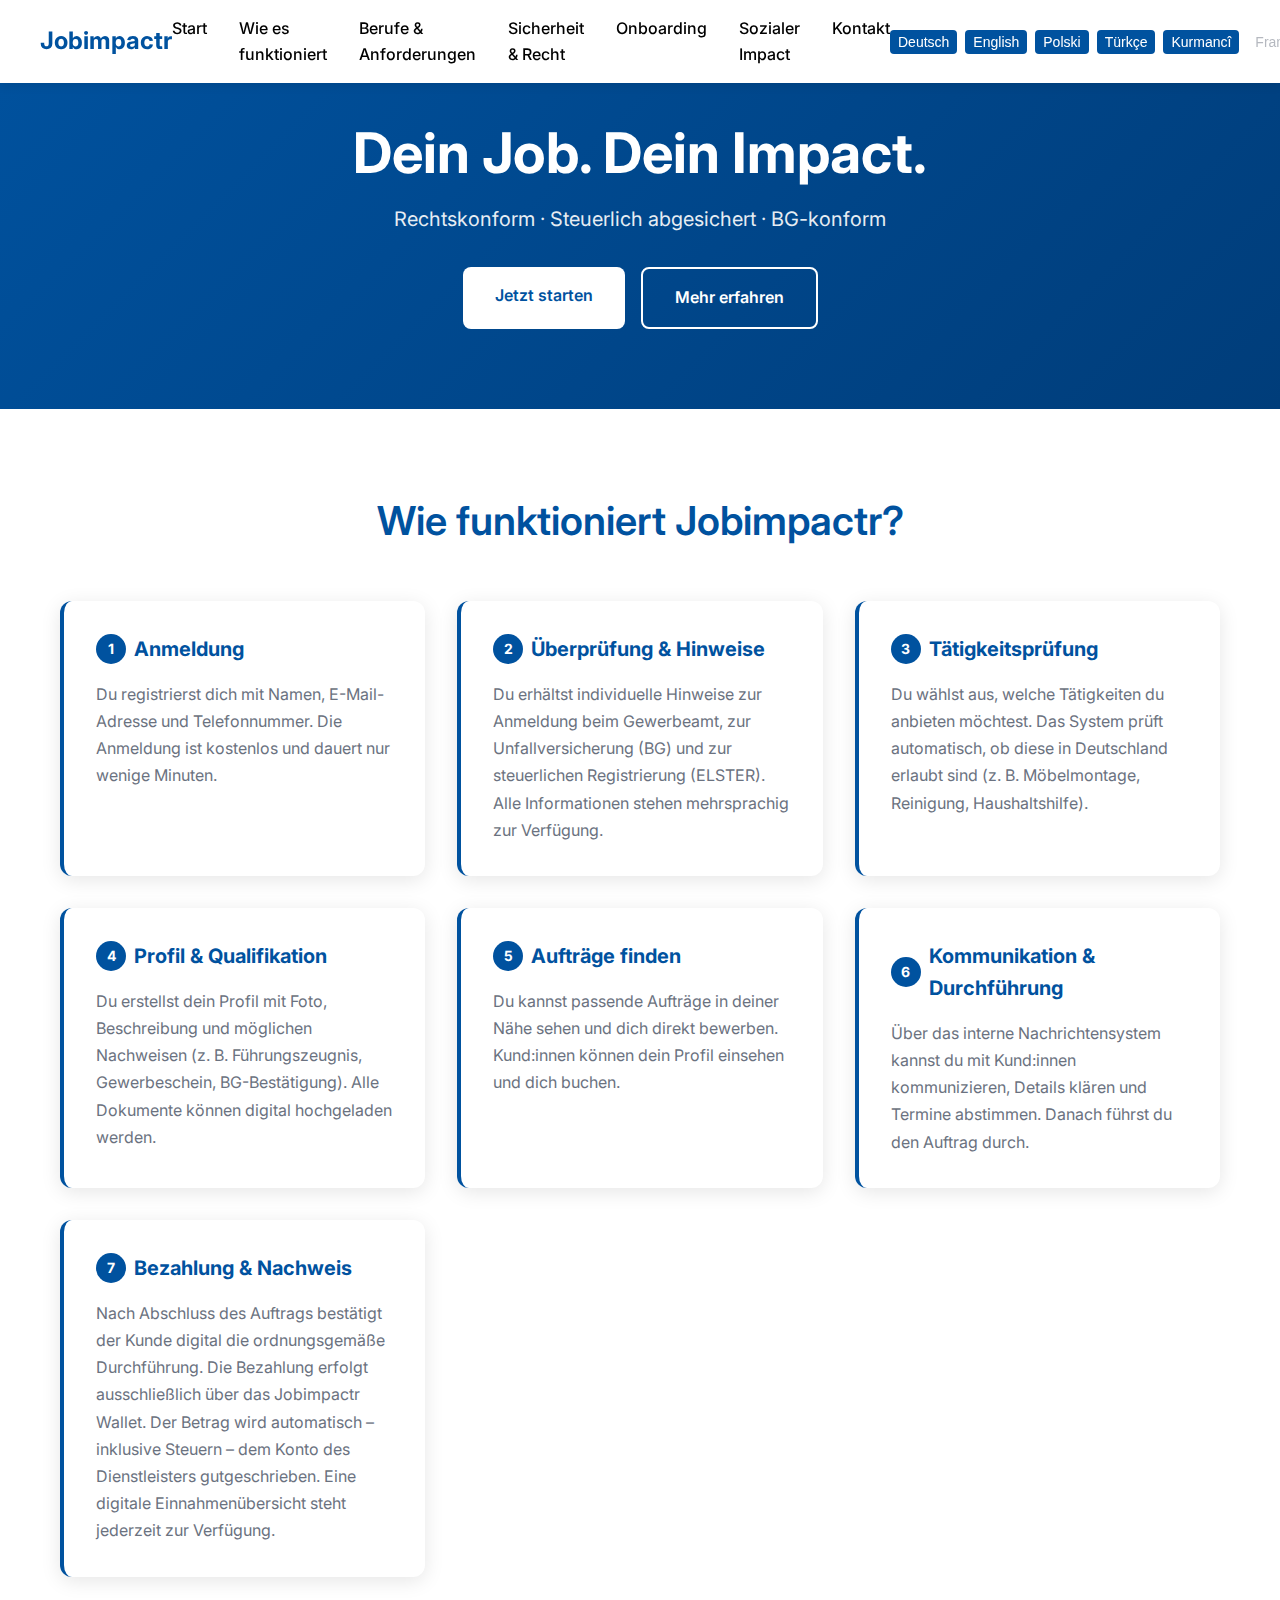
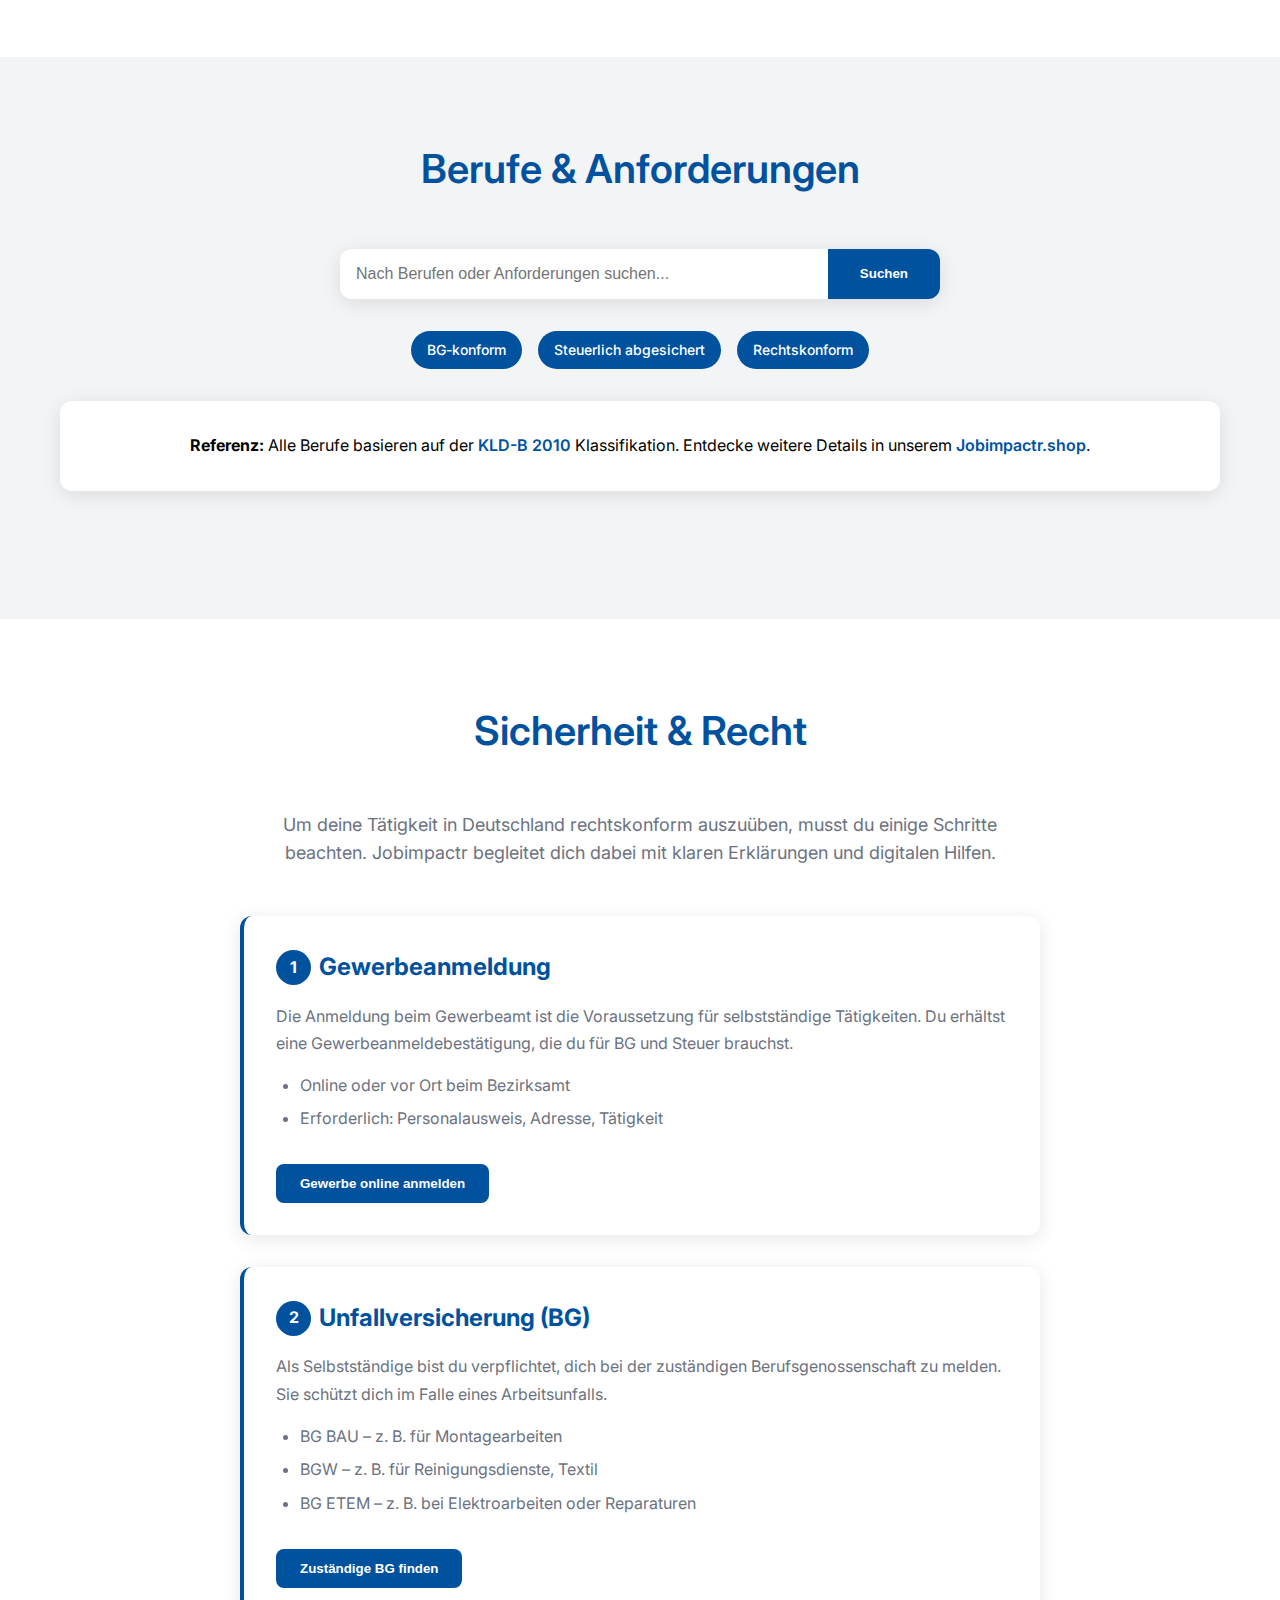
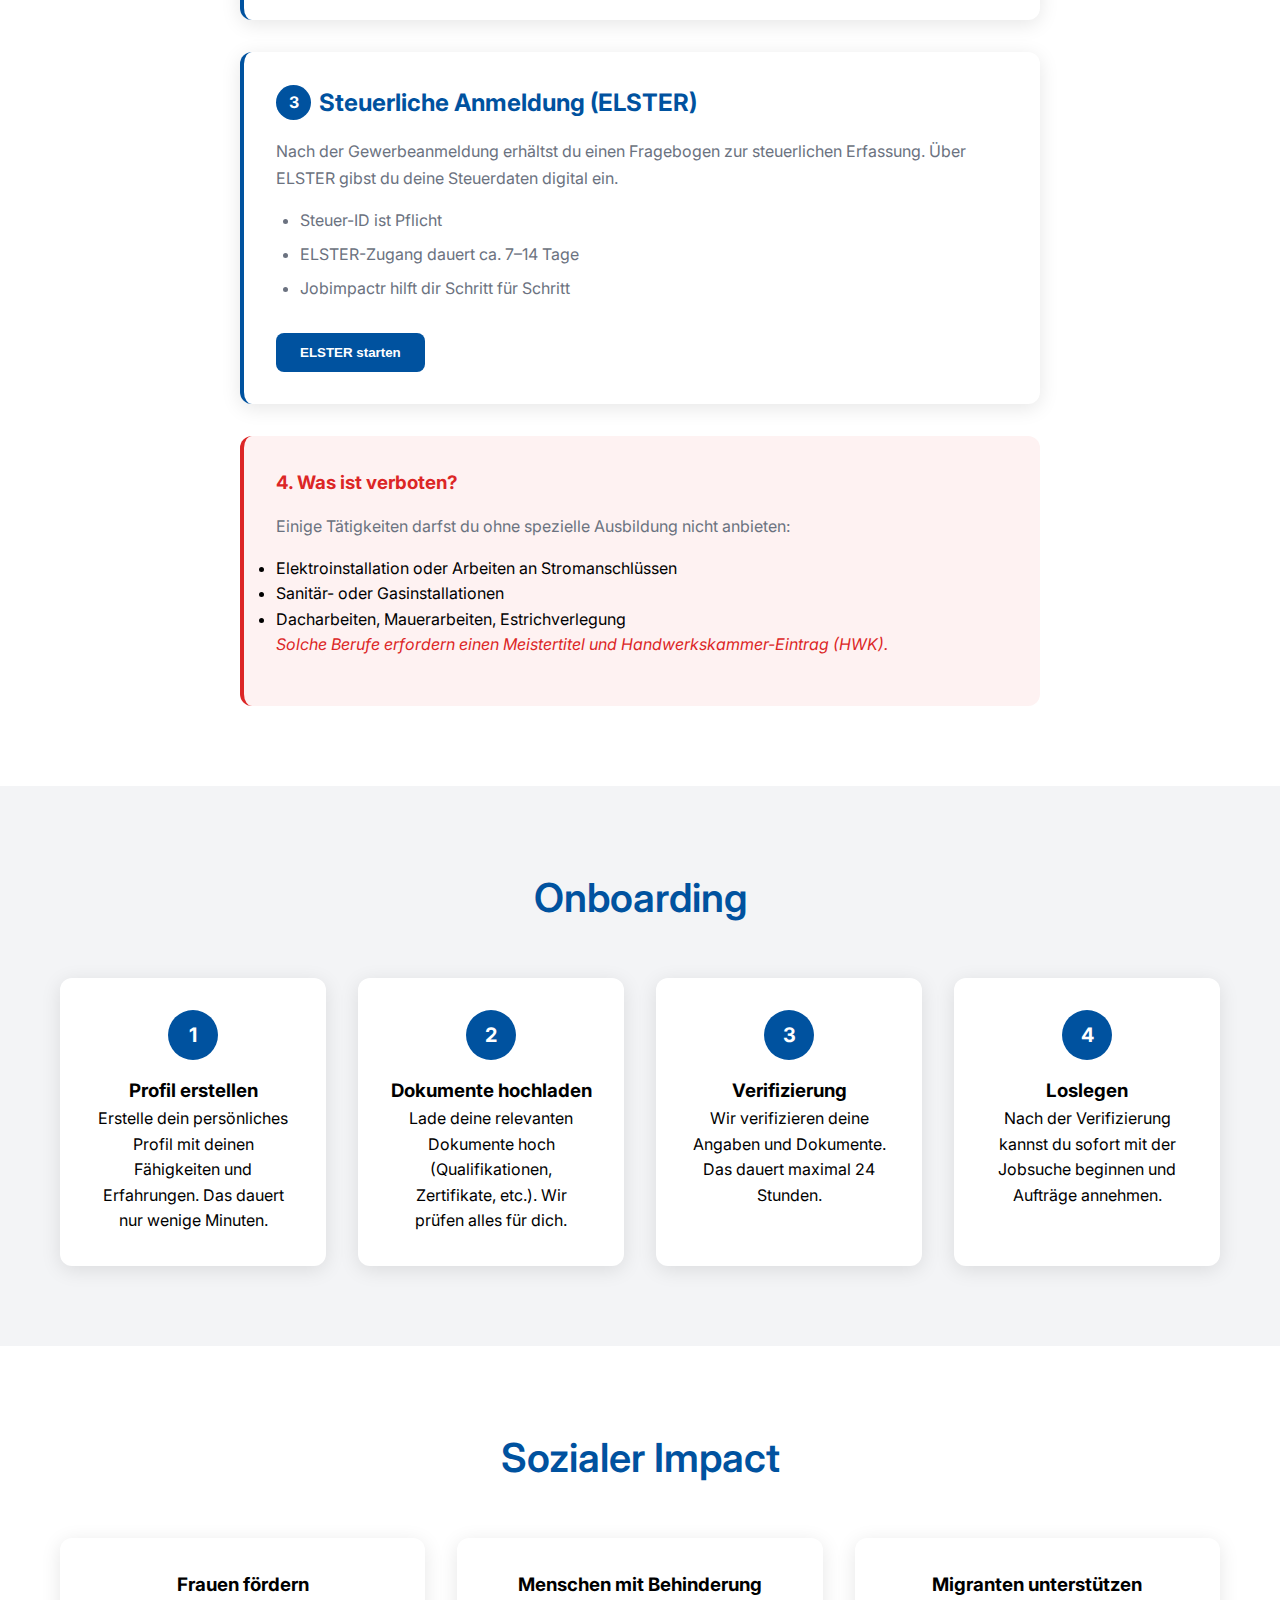
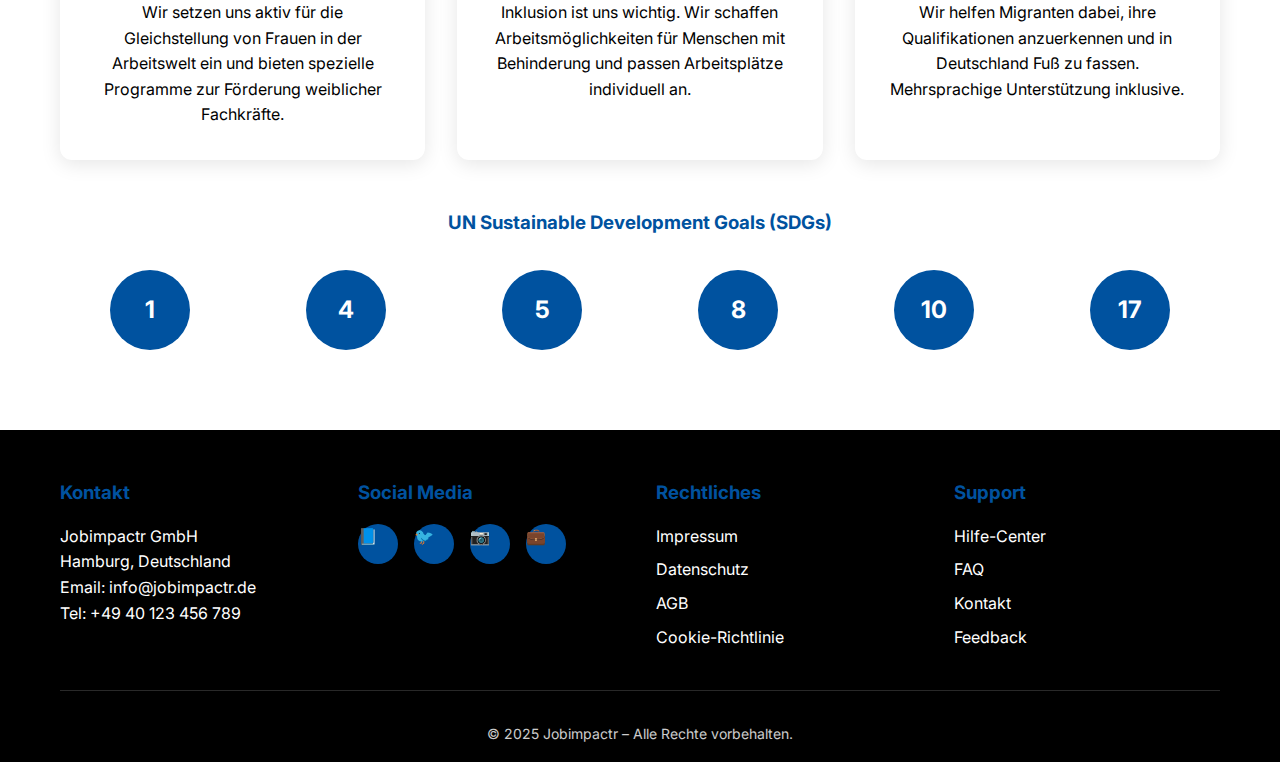
<file: index3.html>
<!DOCTYPE html>
<html lang="de">
<head>
    <meta charset="UTF-8">
    <meta name="viewport" content="width=device-width, initial-scale=1.0">
    <title>Jobimpactr - Dein Job. Dein Impact.</title>
    <link rel="preconnect" href="https://fonts.googleapis.com">
    <link rel="preconnect" href="https://fonts.gstatic.com" crossorigin>
    <link href="https://fonts.googleapis.com/css2?family=Inter:wght@300;400;500;600;700&display=swap" rel="stylesheet">
    
    <style>
        /* Reset and Base Styles */
        * {
            margin: 0;
            padding: 0;
            box-sizing: border-box;
        }

        body {
            font-family: 'Inter', -apple-system, BlinkMacSystemFont, 'Segoe UI', Roboto, sans-serif;
            line-height: 1.6;
            color: #000000;
            background-color: #FFFFFF;
        }

        /* HSV Hamburg Color Palette */
        :root {
            --hsv-blue: #00529F;
            --hsv-white: #FFFFFF;
            --hsv-black: #000000;
            --hsv-gray: #6B7280;
            --hsv-light-gray: #F3F4F6;
        }

        /* Container */
        .container {
            max-width: 1200px;
            margin: 0 auto;
            padding: 0 20px;
        }

        /* Header & Navigation */
        .header {
            background: var(--hsv-white);
            box-shadow: 0 2px 10px rgba(0, 0, 0, 0.1);
            position: fixed;
            top: 0;
            left: 0;
            right: 0;
            z-index: 1000;
        }

        .nav {
            display: flex;
            justify-content: space-between;
            align-items: center;
            padding: 1rem 0;
        }

        .logo {
            font-size: 1.5rem;
            font-weight: 700;
            color: var(--hsv-blue);
            text-decoration: none;
        }

        .nav-menu {
            display: flex;
            list-style: none;
            gap: 2rem;
        }

        .nav-menu a {
            text-decoration: none;
            color: var(--hsv-black);
            font-weight: 500;
            transition: color 0.3s ease;
        }

        .nav-menu a:hover {
            color: var(--hsv-blue);
        }

        .language-selector {
            display: flex;
            gap: 0.5rem;
            align-items: center;
        }

        .language-btn {
            padding: 0.25rem 0.5rem;
            border: none;
            background: none;
            cursor: pointer;
            font-size: 0.875rem;
            border-radius: 4px;
            transition: all 0.3s ease;
        }

        .language-btn.active {
            background: var(--hsv-blue);
            color: var(--hsv-white);
        }

        .language-btn.passive {
            color: var(--hsv-gray);
            opacity: 0.5;
            cursor: not-allowed;
        }

        .language-btn.passive:hover {
            background: var(--hsv-light-gray);
        }

        .mobile-menu-btn {
            display: none;
            background: none;
            border: none;
            font-size: 1.5rem;
            cursor: pointer;
            color: var(--hsv-blue);
        }

        /* Hero Section */
        .hero {
            background: linear-gradient(135deg, var(--hsv-blue) 0%, #003d7a 100%);
            color: var(--hsv-white);
            padding: 120px 0 80px;
            text-align: center;
        }

        .hero h1 {
            font-size: 3.5rem;
            font-weight: 700;
            margin-bottom: 1rem;
            line-height: 1.2;
        }

        .hero .subtitle {
            font-size: 1.25rem;
            margin-bottom: 2rem;
            opacity: 0.9;
        }

        .hero-buttons {
            display: flex;
            gap: 1rem;
            justify-content: center;
            flex-wrap: wrap;
        }

        .btn {
            padding: 1rem 2rem;
            border: none;
            border-radius: 8px;
            font-weight: 600;
            text-decoration: none;
            display: inline-block;
            transition: all 0.3s ease;
            cursor: pointer;
        }

        .btn-primary {
            background: var(--hsv-white);
            color: var(--hsv-blue);
        }

        .btn-primary:hover {
            background: #f8f9fa;
            transform: translateY(-2px);
        }

        .btn-secondary {
            background: transparent;
            color: var(--hsv-white);
            border: 2px solid var(--hsv-white);
        }

        .btn-secondary:hover {
            background: var(--hsv-white);
            color: var(--hsv-blue);
        }

        /* Main Sections */
        .section {
            padding: 80px 0;
        }

        .section:nth-child(even) {
            background: var(--hsv-light-gray);
        }

        .section h2 {
            font-size: 2.5rem;
            font-weight: 600;
            margin-bottom: 3rem;
            text-align: center;
            color: var(--hsv-blue);
        }

        /* Wie funktioniert Jobimpactr - Updated 7-step process */
        .process-steps {
            display: grid;
            grid-template-columns: repeat(auto-fit, minmax(350px, 1fr));
            gap: 2rem;
            margin-top: 3rem;
        }

        .process-step {
            background: var(--hsv-white);
            padding: 2rem;
            border-radius: 12px;
            box-shadow: 0 4px 20px rgba(0, 0, 0, 0.1);
            position: relative;
            border-left: 4px solid var(--hsv-blue);
        }

        .process-step h3 {
            font-size: 1.25rem;
            margin-bottom: 1rem;
            color: var(--hsv-blue);
            display: flex;
            align-items: center;
            gap: 0.5rem;
        }

        .step-number {
            width: 30px;
            height: 30px;
            background: var(--hsv-blue);
            border-radius: 50%;
            display: flex;
            align-items: center;
            justify-content: center;
            color: var(--hsv-white);
            font-weight: bold;
            font-size: 0.875rem;
            flex-shrink: 0;
        }

        .process-step p {
            color: var(--hsv-gray);
            line-height: 1.7;
        }

        /* Berufe & Anforderungen */
        .search-section {
            text-align: center;
            margin-bottom: 3rem;
        }

        .search-bar {
            display: flex;
            max-width: 600px;
            margin: 0 auto 2rem;
            border-radius: 12px;
            overflow: hidden;
            box-shadow: 0 4px 20px rgba(0, 0, 0, 0.1);
        }

        .search-input {
            flex: 1;
            padding: 1rem;
            border: none;
            font-size: 1rem;
        }

        .search-btn {
            padding: 1rem 2rem;
            background: var(--hsv-blue);
            color: var(--hsv-white);
            border: none;
            cursor: pointer;
            font-weight: 600;
        }

        .filter-tags {
            display: flex;
            gap: 1rem;
            justify-content: center;
            flex-wrap: wrap;
            margin-bottom: 2rem;
        }

        .filter-tag {
            padding: 0.5rem 1rem;
            background: var(--hsv-blue);
            color: var(--hsv-white);
            border-radius: 20px;
            font-size: 0.875rem;
            font-weight: 500;
        }

        .kld-reference {
            background: var(--hsv-white);
            padding: 2rem;
            border-radius: 12px;
            box-shadow: 0 4px 20px rgba(0, 0, 0, 0.1);
            margin-top: 2rem;
        }

        .kld-reference a {
            color: var(--hsv-blue);
            text-decoration: none;
            font-weight: 600;
        }

        /* Updated Recht Section */
        .recht-content {
            max-width: 800px;
            margin: 0 auto;
        }

        .recht-intro {
            text-align: center;
            margin-bottom: 3rem;
            font-size: 1.125rem;
            color: var(--hsv-gray);
        }

        .recht-step {
            background: var(--hsv-white);
            padding: 2rem;
            border-radius: 12px;
            box-shadow: 0 4px 20px rgba(0, 0, 0, 0.1);
            margin-bottom: 2rem;
            border-left: 4px solid var(--hsv-blue);
        }

        .recht-step h3 {
            font-size: 1.5rem;
            margin-bottom: 1rem;
            color: var(--hsv-blue);
            display: flex;
            align-items: center;
            gap: 0.5rem;
        }

        .recht-number {
            width: 35px;
            height: 35px;
            background: var(--hsv-blue);
            border-radius: 50%;
            display: flex;
            align-items: center;
            justify-content: center;
            color: var(--hsv-white);
            font-weight: bold;
            font-size: 1rem;
            flex-shrink: 0;
        }

        .recht-step p {
            margin-bottom: 1rem;
            color: var(--hsv-gray);
            line-height: 1.7;
        }

        .recht-step ul {
            margin: 1rem 0;
            padding-left: 1.5rem;
        }

        .recht-step li {
            margin-bottom: 0.5rem;
            color: var(--hsv-gray);
        }

        .recht-btn {
            background: var(--hsv-blue);
            color: var(--hsv-white);
            border: none;
            padding: 0.75rem 1.5rem;
            border-radius: 8px;
            font-weight: 600;
            cursor: pointer;
            transition: all 0.3s ease;
            margin-top: 1rem;
        }

        .recht-btn:hover {
            background: #003d7a;
            transform: translateY(-2px);
        }

        .verboten-section {
            background: #fef2f2;
            border-left: 4px solid #dc2626;
            padding: 2rem;
            border-radius: 12px;
            margin-top: 2rem;
        }

        .verboten-section h3 {
            color: #dc2626;
            margin-bottom: 1rem;
        }

        .verboten-section p {
            color: #6b7280;
            margin-bottom: 1rem;
        }

        .verboten-section em {
            color: #dc2626;
            font-style: italic;
        }

        /* Onboarding */
        .onboarding-steps {
            display: grid;
            grid-template-columns: repeat(auto-fit, minmax(250px, 1fr));
            gap: 2rem;
        }

        .onboarding-step {
            background: var(--hsv-white);
            padding: 2rem;
            border-radius: 12px;
            box-shadow: 0 4px 20px rgba(0, 0, 0, 0.1);
            text-align: center;
        }

        .onboarding-number {
            width: 50px;
            height: 50px;
            background: var(--hsv-blue);
            border-radius: 50%;
            display: flex;
            align-items: center;
            justify-content: center;
            margin: 0 auto 1rem;
            color: var(--hsv-white);
            font-weight: bold;
            font-size: 1.25rem;
        }

        /* Sozialer Impact */
        .impact-grid {
            display: grid;
            grid-template-columns: repeat(auto-fit, minmax(300px, 1fr));
            gap: 2rem;
            margin-bottom: 3rem;
        }

        .impact-card {
            background: var(--hsv-white);
            padding: 2rem;
            border-radius: 12px;
            box-shadow: 0 4px 20px rgba(0, 0, 0, 0.1);
            text-align: center;
        }

        .sdg-grid {
            display: grid;
            grid-template-columns: repeat(auto-fit, minmax(80px, 1fr));
            gap: 1rem;
            margin-top: 2rem;
        }

        .sdg-icon {
            width: 80px;
            height: 80px;
            background: var(--hsv-blue);
            border-radius: 50%;
            display: flex;
            align-items: center;
            justify-content: center;
            color: var(--hsv-white);
            font-weight: bold;
            font-size: 1.5rem;
            margin: 0 auto;
        }

        /* Footer */
        .footer {
            background: var(--hsv-black);
            color: var(--hsv-white);
            padding: 3rem 0 1rem;
        }

        .footer-content {
            display: grid;
            grid-template-columns: repeat(auto-fit, minmax(250px, 1fr));
            gap: 2rem;
            margin-bottom: 2rem;
        }

        .footer-section h3 {
            color: var(--hsv-blue);
            margin-bottom: 1rem;
        }

        .footer-section a {
            color: var(--hsv-white);
            text-decoration: none;
            display: block;
            margin-bottom: 0.5rem;
        }

        .footer-section a:hover {
            color: var(--hsv-blue);
        }

        .social-icons {
            display: flex;
            gap: 1rem;
            margin-top: 1rem;
        }

        .social-icon {
            width: 40px;
            height: 40px;
            background: var(--hsv-blue);
            border-radius: 50%;
            display: flex;
            align-items: center;
            justify-content: center;
            color: var(--hsv-white);
            text-decoration: none;
            transition: all 0.3s ease;
        }

        .social-icon:hover {
            background: var(--hsv-white);
            color: var(--hsv-blue);
        }

        .footer-bottom {
            text-align: center;
            padding-top: 2rem;
            border-top: 1px solid #333;
            font-size: 0.875rem;
            opacity: 0.8;
        }

        /* Responsive Design */
        @media (max-width: 768px) {
            .nav-menu {
                display: none;
                position: absolute;
                top: 100%;
                left: 0;
                right: 0;
                background: var(--hsv-white);
                flex-direction: column;
                padding: 1rem;
                box-shadow: 0 4px 10px rgba(0, 0, 0, 0.1);
            }

            .nav-menu.active {
                display: flex;
            }

            .mobile-menu-btn {
                display: block;
            }

            .language-selector {
                display: none;
            }

            .hero h1 {
                font-size: 2.5rem;
            }

            .hero-buttons {
                flex-direction: column;
                align-items: center;
            }

            .btn {
                width: 100%;
                max-width: 300px;
            }

            .section h2 {
                font-size: 2rem;
            }

            .process-steps, .onboarding-steps, .impact-grid {
                grid-template-columns: 1fr;
            }

            .search-bar {
                flex-direction: column;
            }

            .search-input, .search-btn {
                width: 100%;
            }

            .process-step, .recht-step {
                padding: 1.5rem;
            }

            .recht-content {
                padding: 0 1rem;
            }
        }

        /* Smooth Scrolling */
        html {
            scroll-behavior: smooth;
        }

        /* Tooltip for passive languages */
        .language-btn.passive {
            position: relative;
        }

        .language-btn.passive::after {
            content: "Bald verfügbar";
            position: absolute;
            bottom: 100%;
            left: 50%;
            transform: translateX(-50%);
            background: var(--hsv-black);
            color: var(--hsv-white);
            padding: 0.5rem;
            border-radius: 4px;
            font-size: 0.75rem;
            white-space: nowrap;
            opacity: 0;
            pointer-events: none;
            transition: opacity 0.3s ease;
        }

        .language-btn.passive:hover::after {
            opacity: 1;
        }
    </style>
</head>
<body>
    <!-- Header & Navigation -->
    <header class="header">
        <nav class="nav container">
            <a href="#" class="logo">Jobimpactr</a>
            
            <ul class="nav-menu" id="nav-menu">
                <li><a href="#start">Start</a></li>
                <li><a href="#ablauf">Wie es funktioniert</a></li>
                <li><a href="#berufe-anforderungen">Berufe & Anforderungen</a></li>
                <li><a href="#recht">Sicherheit & Recht</a></li>
                <li><a href="#onboarding">Onboarding</a></li>
                <li><a href="#sozialer-impact">Sozialer Impact</a></li>
                <li><a href="#kontakt">Kontakt</a></li>
            </ul>

            <div class="language-selector">
                <button class="language-btn active">Deutsch</button>
                <button class="language-btn active">English</button>
                <button class="language-btn active">Polski</button>
                <button class="language-btn active">Türkçe</button>
                <button class="language-btn active">Kurmancî</button>
                <button class="language-btn passive">Français</button>
                <button class="language-btn passive">Español</button>
                <button class="language-btn passive">Italiano</button>
                <button class="language-btn passive">Português</button>
                <button class="language-btn passive">Nederlands</button>
                <button class="language-btn passive">Svenska</button>
                <button class="language-btn passive">Dansk</button>
                <button class="language-btn passive">Norsk</button>
                <button class="language-btn passive">Suomi</button>
                <button class="language-btn passive">Čeština</button>
            </div>

            <button class="mobile-menu-btn" id="mobile-menu-btn">☰</button>
        </nav>
    </header>

    <!-- Hero Section -->
    <section class="hero" id="start">
        <div class="container">
            <h1>Dein Job. Dein Impact.</h1>
            <p class="subtitle">Rechtskonform · Steuerlich abgesichert · BG-konform</p>
            <div class="hero-buttons">
                <a href="#onboarding" class="btn btn-primary">Jetzt starten</a>
                <a href="#ablauf" class="btn btn-secondary">Mehr erfahren</a>
            </div>
        </div>
    </section>

    <!-- Wie funktioniert Jobimpactr - Updated 7-step process -->
    <section class="section" id="ablauf">
        <div class="container">
            <h2>Wie funktioniert Jobimpactr?</h2>
            <div class="process-steps">
                <div class="process-step">
                    <h3><span class="step-number">1</span>Anmeldung</h3>
                    <p>Du registrierst dich mit Namen, E-Mail-Adresse und Telefonnummer. Die Anmeldung ist kostenlos und dauert nur wenige Minuten.</p>
                </div>
                <div class="process-step">
                    <h3><span class="step-number">2</span>Überprüfung & Hinweise</h3>
                    <p>Du erhältst individuelle Hinweise zur Anmeldung beim Gewerbeamt, zur Unfallversicherung (BG) und zur steuerlichen Registrierung (ELSTER). Alle Informationen stehen mehrsprachig zur Verfügung.</p>
                </div>
                <div class="process-step">
                    <h3><span class="step-number">3</span>Tätigkeitsprüfung</h3>
                    <p>Du wählst aus, welche Tätigkeiten du anbieten möchtest. Das System prüft automatisch, ob diese in Deutschland erlaubt sind (z. B. Möbelmontage, Reinigung, Haushaltshilfe).</p>
                </div>
                <div class="process-step">
                    <h3><span class="step-number">4</span>Profil & Qualifikation</h3>
                    <p>Du erstellst dein Profil mit Foto, Beschreibung und möglichen Nachweisen (z. B. Führungszeugnis, Gewerbeschein, BG-Bestätigung). Alle Dokumente können digital hochgeladen werden.</p>
                </div>
                <div class="process-step">
                    <h3><span class="step-number">5</span>Aufträge finden</h3>
                    <p>Du kannst passende Aufträge in deiner Nähe sehen und dich direkt bewerben. Kund:innen können dein Profil einsehen und dich buchen.</p>
                </div>
                <div class="process-step">
                    <h3><span class="step-number">6</span>Kommunikation & Durchführung</h3>
                    <p>Über das interne Nachrichtensystem kannst du mit Kund:innen kommunizieren, Details klären und Termine abstimmen. Danach führst du den Auftrag durch.</p>
                </div>
                <div class="process-step">
                    <h3><span class="step-number">7</span>Bezahlung & Nachweis</h3>
                    <p>Nach Abschluss des Auftrags bestätigt der Kunde digital die ordnungsgemäße Durchführung. Die Bezahlung erfolgt ausschließlich über das Jobimpactr Wallet. Der Betrag wird automatisch – inklusive Steuern – dem Konto des Dienstleisters gutgeschrieben. Eine digitale Einnahmenübersicht steht jederzeit zur Verfügung.</p>
                </div>
            </div>
        </div>
    </section>

    <!-- Berufe & Anforderungen -->
    <section class="section" id="berufe-anforderungen">
        <div class="container">
            <h2>Berufe & Anforderungen</h2>
            <div class="search-section">
                <div class="search-bar">
                    <input type="text" class="search-input" placeholder="Nach Berufen oder Anforderungen suchen...">
                    <button class="search-btn">Suchen</button>
                </div>
                <div class="filter-tags">
                    <span class="filter-tag">BG-konform</span>
                    <span class="filter-tag">Steuerlich abgesichert</span>
                    <span class="filter-tag">Rechtskonform</span>
                </div>
                <div class="kld-reference">
                    <p><strong>Referenz:</strong> Alle Berufe basieren auf der <a href="#" target="_blank">KLD-B 2010</a> Klassifikation. Entdecke weitere Details in unserem <a href="https://jobimpactr.shop" target="_blank">Jobimpactr.shop</a>.</p>
                </div>
            </div>
        </div>
    </section>

    <!-- Updated Sicherheit & Recht Section -->
    <section class="section" id="recht">
        <div class="container">
            <h2>Sicherheit & Recht</h2>
            <div class="recht-content">
                <p class="recht-intro">Um deine Tätigkeit in Deutschland rechtskonform auszuüben, musst du einige Schritte beachten. Jobimpactr begleitet dich dabei mit klaren Erklärungen und digitalen Hilfen.</p>

                <div class="recht-step">
                    <h3><span class="recht-number">1</span>Gewerbeanmeldung</h3>
                    <p>Die Anmeldung beim Gewerbeamt ist die Voraussetzung für selbstständige Tätigkeiten. Du erhältst eine Gewerbeanmeldebestätigung, die du für BG und Steuer brauchst.</p>
                    <ul>
                        <li>Online oder vor Ort beim Bezirksamt</li>
                        <li>Erforderlich: Personalausweis, Adresse, Tätigkeit</li>
                    </ul>
                    <button class="recht-btn" onclick="window.open('https://www.hamburg.de/behoerdenfinder/info/11255574/', '_blank')">Gewerbe online anmelden</button>
                </div>

                <div class="recht-step">
                    <h3><span class="recht-number">2</span>Unfallversicherung (BG)</h3>
                    <p>Als Selbstständige bist du verpflichtet, dich bei der zuständigen Berufsgenossenschaft zu melden. Sie schützt dich im Falle eines Arbeitsunfalls.</p>
                    <ul>
                        <li>BG BAU – z. B. für Montagearbeiten</li>
                        <li>BGW – z. B. für Reinigungsdienste, Textil</li>
                        <li>BG ETEM – z. B. bei Elektroarbeiten oder Reparaturen</li>
                    </ul>
                    <button class="recht-btn" onclick="window.open('https://www.dguv.de/de/bg-uk-lv/bg-finden/index.jsp', '_blank')">Zuständige BG finden</button>
                </div>

                <div class="recht-step">
                    <h3><span class="recht-number">3</span>Steuerliche Anmeldung (ELSTER)</h3>
                    <p>Nach der Gewerbeanmeldung erhältst du einen Fragebogen zur steuerlichen Erfassung. Über ELSTER gibst du deine Steuerdaten digital ein.</p>
                    <ul>
                        <li>Steuer-ID ist Pflicht</li>
                        <li>ELSTER-Zugang dauert ca. 7–14 Tage</li>
                        <li>Jobimpactr hilft dir Schritt für Schritt</li>
                    </ul>
                    <button class="recht-btn" onclick="window.open('https://www.elster.de/eportal/start', '_blank')">ELSTER starten</button>
                </div>

                <div class="verboten-section">
                    <h3>4. Was ist verboten?</h3>
                    <p>Einige Tätigkeiten darfst du ohne spezielle Ausbildung nicht anbieten:</p>
                    <ul>
                        <li>Elektroinstallation oder Arbeiten an Stromanschlüssen</li>
                        <li>Sanitär- oder Gasinstallationen</li>
                        <li>Dacharbeiten, Mauerarbeiten, Estrichverlegung</li>
                    </ul>
                    <p><em>Solche Berufe erfordern einen Meistertitel und Handwerkskammer-Eintrag (HWK).</em></p>
                </div>
            </div>
        </div>
    </section>

    <!-- Onboarding -->
    <section class="section" id="onboarding">
        <div class="container">
            <h2>Onboarding</h2>
            <div class="onboarding-steps">
                <div class="onboarding-step">
                    <div class="onboarding-number">1</div>
                    <h3>Profil erstellen</h3>
                    <p>Erstelle dein persönliches Profil mit deinen Fähigkeiten und Erfahrungen. Das dauert nur wenige Minuten.</p>
                </div>
                <div class="onboarding-step">
                    <div class="onboarding-number">2</div>
                    <h3>Dokumente hochladen</h3>
                    <p>Lade deine relevanten Dokumente hoch (Qualifikationen, Zertifikate, etc.). Wir prüfen alles für dich.</p>
                </div>
                <div class="onboarding-step">
                    <div class="onboarding-number">3</div>
                    <h3>Verifizierung</h3>
                    <p>Wir verifizieren deine Angaben und Dokumente. Das dauert maximal 24 Stunden.</p>
                </div>
                <div class="onboarding-step">
                    <div class="onboarding-number">4</div>
                    <h3>Loslegen</h3>
                    <p>Nach der Verifizierung kannst du sofort mit der Jobsuche beginnen und Aufträge annehmen.</p>
                </div>
            </div>
        </div>
    </section>

    <!-- Sozialer Impact -->
    <section class="section" id="sozialer-impact">
        <div class="container">
            <h2>Sozialer Impact</h2>
            <div class="impact-grid">
                <div class="impact-card">
                    <h3>Frauen fördern</h3>
                    <p>Wir setzen uns aktiv für die Gleichstellung von Frauen in der Arbeitswelt ein und bieten spezielle Programme zur Förderung weiblicher Fachkräfte.</p>
                </div>
                <div class="impact-card">
                    <h3>Menschen mit Behinderung</h3>
                    <p>Inklusion ist uns wichtig. Wir schaffen Arbeitsmöglichkeiten für Menschen mit Behinderung und passen Arbeitsplätze individuell an.</p>
                </div>
                <div class="impact-card">
                    <h3>Migranten unterstützen</h3>
                    <p>Wir helfen Migranten dabei, ihre Qualifikationen anzuerkennen und in Deutschland Fuß zu fassen. Mehrsprachige Unterstützung inklusive.</p>
                </div>
            </div>
            
            <h3 style="text-align: center; margin-top: 3rem; color: var(--hsv-blue);">UN Sustainable Development Goals (SDGs)</h3>
            <div class="sdg-grid">
                <div class="sdg-icon">1</div>
                <div class="sdg-icon">4</div>
                <div class="sdg-icon">5</div>
                <div class="sdg-icon">8</div>
                <div class="sdg-icon">10</div>
                <div class="sdg-icon">17</div>
            </div>
        </div>
    </section>

    <!-- Footer -->
    <footer class="footer" id="kontakt">
        <div class="container">
            <div class="footer-content">
                <div class="footer-section">
                    <h3>Kontakt</h3>
                    <p>Jobimpactr GmbH</p>
                    <p>Hamburg, Deutschland</p>
                    <p>Email: info@jobimpactr.de</p>
                    <p>Tel: +49 40 123 456 789</p>
                </div>
                <div class="footer-section">
                    <h3>Social Media</h3>
                    <div class="social-icons">
                        <a href="#" class="social-icon">📘</a>
                        <a href="#" class="social-icon">🐦</a>
                        <a href="#" class="social-icon">📷</a>
                        <a href="#" class="social-icon">💼</a>
                    </div>
                </div>
                <div class="footer-section">
                    <h3>Rechtliches</h3>
                    <a href="#">Impressum</a>
                    <a href="#">Datenschutz</a>
                    <a href="#">AGB</a>
                    <a href="#">Cookie-Richtlinie</a>
                </div>
                <div class="footer-section">
                    <h3>Support</h3>
                    <a href="#">Hilfe-Center</a>
                    <a href="#">FAQ</a>
                    <a href="#">Kontakt</a>
                    <a href="#">Feedback</a>
                </div>
            </div>
            <div class="footer-bottom">
                <p>© 2025 Jobimpactr – Alle Rechte vorbehalten.</p>
            </div>
        </div>
    </footer>

    <!-- JavaScript for Mobile Menu -->
    <script>
        // Mobile menu toggle
        const mobileMenuBtn = document.getElementById('mobile-menu-btn');
        const navMenu = document.getElementById('nav-menu');

        mobileMenuBtn.addEventListener('click', () => {
            navMenu.classList.toggle('active');
        });

        // Close mobile menu when clicking on a link
        const navLinks = document.querySelectorAll('.nav-menu a');
        navLinks.forEach(link => {
            link.addEventListener('click', () => {
                navMenu.classList.remove('active');
            });
        });

        // Smooth scrolling for anchor links
        document.querySelectorAll('a[href^="#"]').forEach(anchor => {
            anchor.addEventListener('click', function (e) {
                e.preventDefault();
                const target = document.querySelector(this.getAttribute('href'));
                if (target) {
                    target.scrollIntoView({
                        behavior: 'smooth',
                        block: 'start'
                    });
                }
            });
        });

        // Header background on scroll
        window.addEventListener('scroll', () => {
            const header = document.querySelector('.header');
            if (window.scrollY > 100) {
                header.style.background = 'rgba(255, 255, 255, 0.95)';
                header.style.backdropFilter = 'blur(10px)';
            } else {
                header.style.background = '#FFFFFF';
                header.style.backdropFilter = 'none';
            }
        });
    </script>
</body>
</html>
</file>
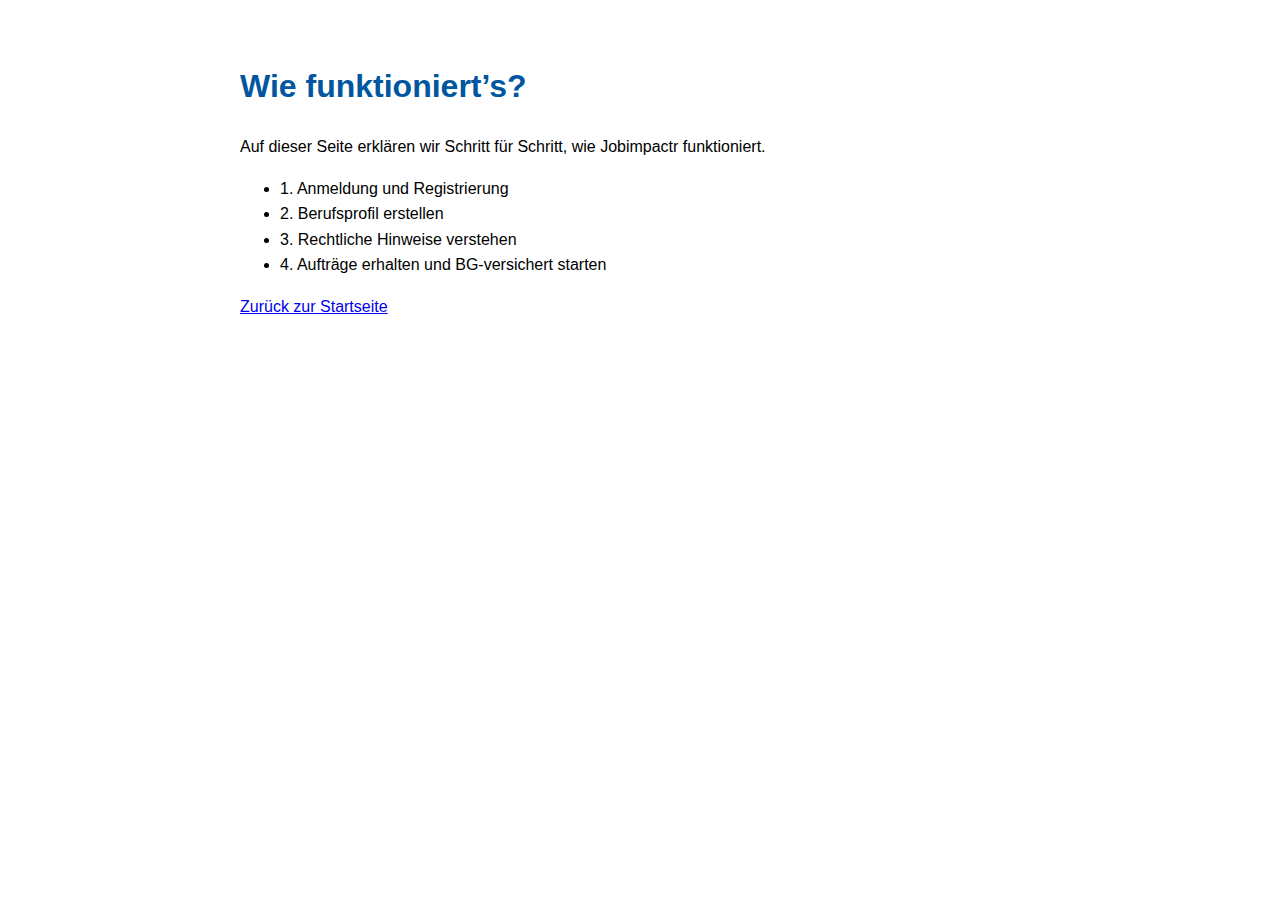
<file: wie-funktionierts.html>
<!DOCTYPE html>
<html lang="de">
<head>
  <meta charset="UTF-8" />
  <meta name="viewport" content="width=device-width, initial-scale=1.0" />
  <title>Wie funktioniert’s? – Jobimpactr</title>
  <style>
    body {
      font-family: sans-serif;
      padding: 40px;
      max-width: 800px;
      margin: auto;
      line-height: 1.6;
    }
    h1 {
      color: #0057A0;
    }
  </style>
</head>
<body>
  <h1>Wie funktioniert’s?</h1>
  <p>Auf dieser Seite erklären wir Schritt für Schritt, wie Jobimpactr funktioniert.</p>
  <ul>
    <li>1. Anmeldung und Registrierung</li>
    <li>2. Berufsprofil erstellen</li>
    <li>3. Rechtliche Hinweise verstehen</li>
    <li>4. Aufträge erhalten und BG-versichert starten</li>
  </ul>
  <a href="index.html">Zurück zur Startseite</a>
</body>
</html>
</file>
